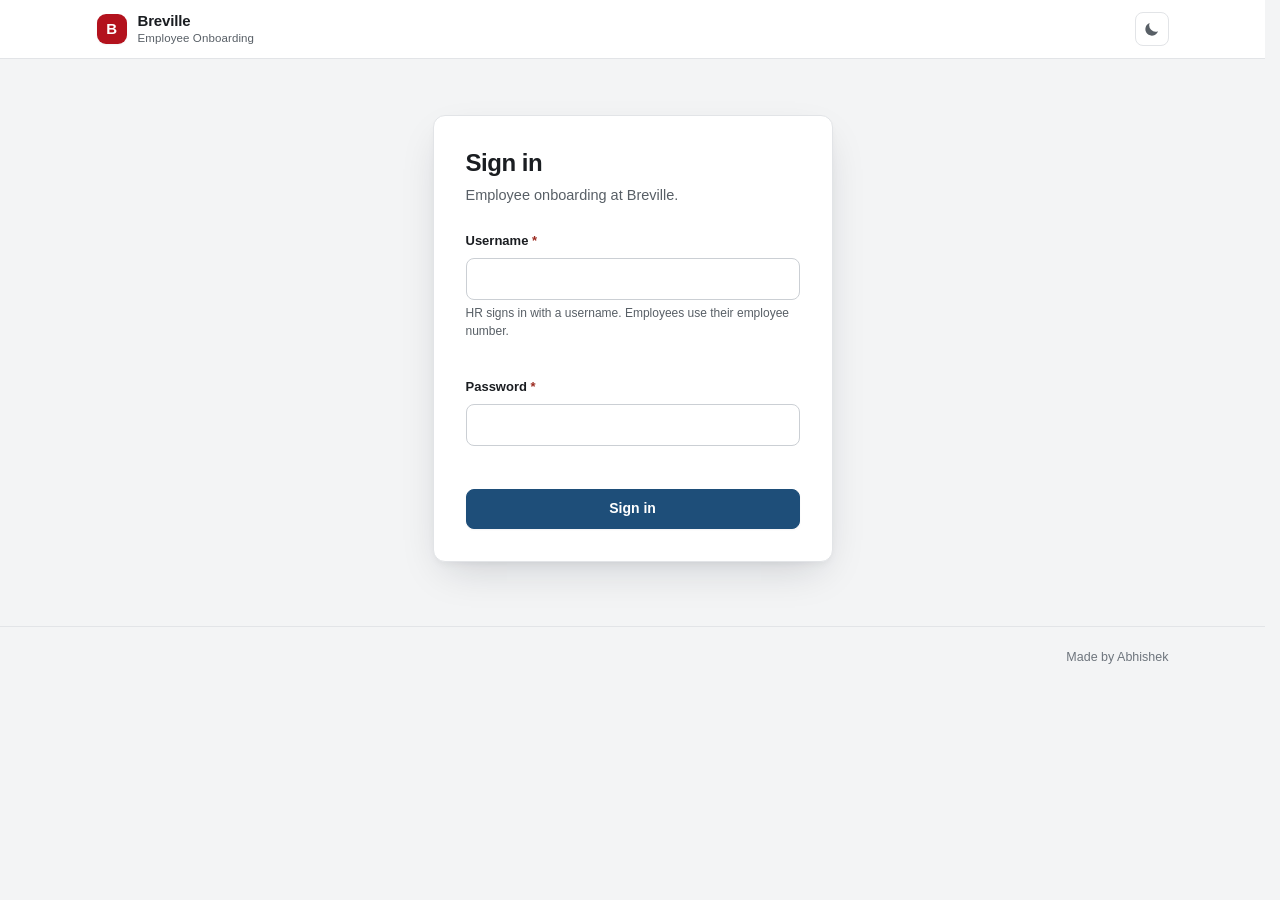
<file: index.html>
<!DOCTYPE html>
<html lang="en">
<head>
  <meta charset="utf-8">
  <meta name="viewport" content="width=device-width, initial-scale=1">
  <title>Employee Management &amp; Onboarding</title>

  <!--
    Runs before the stylesheet paints, and that is the whole point: the theme
    lives in an attribute on <html>, so reading it back from localStorage here -
    rather than in js/app.js, which loads at the end of <body> - is what stops a
    dark-theme user seeing a white page flash on every navigation.

    Light is the default and the absence of the attribute means light, so a
    first-time visitor and a visitor whose storage is unavailable land in the
    same place. The OS preference is deliberately NOT consulted: the toggle is
    the only thing that decides, so what you last chose is what you get.
  -->
  <script>
    (function () {
      try {
        var saved = window.localStorage.getItem('theme');
        if (saved === 'dark') document.documentElement.setAttribute('data-theme', 'dark');
      } catch (e) {
        /* Private mode or storage disabled - fall through to the light default. */
      }
    })();
  </script>

  <link rel="stylesheet" href="css/styles.css">
</head>
<body>
  <header class="app-header">
    <div class="container header-inner">
      <!-- href is rewritten per role by paintSession() in js/app.js. Left
           pointing at the login page so that the first paint, before any script
           has run, cannot offer a signed-out visitor a link the guard bounces. -->
      <a class="brand" href="#/login">
        <span class="brand-mark" aria-hidden="true">B</span>
        <span class="brand-text">Breville
          <span class="brand-sub">Employee Onboarding</span>
        </span>
      </a>

      <div class="header-right">
        <!--
          Outside #session-chip on purpose: the chip is emptied when nobody is
          signed in, and the theme is a preference of whoever is sitting at the
          machine, not of an account - so it has to stay reachable on the login
          screen too. aria-pressed is what says "this is a two-state control";
          the label is rewritten by paintTheme() to name the state it will move
          to, because an icon on its own answers neither question.
        -->
        <button id="theme-toggle" class="theme-toggle" type="button"
                aria-pressed="false" aria-label="Switch to dark theme"
                title="Switch to dark theme">
          <svg class="icon-moon" viewBox="0 0 16 16" width="16" height="16"
               aria-hidden="true" focusable="false">
            <path d="M14 10.3A6.4 6.4 0 0 1 5.7 2 6.5 6.5 0 1 0 14 10.3Z"
                  fill="currentColor"/>
          </svg>
          <svg class="icon-sun" viewBox="0 0 16 16" width="16" height="16"
               aria-hidden="true" focusable="false">
            <circle cx="8" cy="8" r="3.1" fill="currentColor"/>
            <g stroke="currentColor" stroke-width="1.4" stroke-linecap="round">
              <path d="M8 1.1v1.7M8 13.2v1.7M1.1 8h1.7M13.2 8h1.7
                       M3.2 3.2l1.2 1.2M11.6 11.6l1.2 1.2
                       M12.8 3.2l-1.2 1.2M4.4 11.6l-1.2 1.2"/>
            </g>
          </svg>
        </button>

        <!-- Who is signed in, and the way out. Outside #app deliberately: every
             render replaces #app wholesale, and a sign-out button that vanishes
             for the duration of a fetch is one people click twice. -->
        <div id="session-chip" class="session-chip"></div>
      </div>
    </div>
  </header>

  <!-- Outside #app on purpose. Every render replaces the whole of #app, and the
       failure this most needs to report is the one where no view rendered at all. -->
  <div class="container">
    <div id="app-error" role="alert" aria-live="assertive"></div>

    <!-- A floating, auto-dismissing write confirmation. It stays outside #app
         so a view repaint cannot remove it, and fixed positioning keeps it out
         of the dashboard layout. role=status because a success is not urgent. -->
    <div id="app-notice" role="status" aria-live="polite"></div>

    <!-- Confirmations, not failures: "Changes saved", "3 of 8 complete". Outside
         #app for the same reason as the banner, and for one more - a live region
         has to already be in the document when its text arrives, or the
         announcement is simply dropped. Visually hidden, never empty for long. -->
    <div id="app-status" class="sr-only" role="status" aria-live="polite"></div>
  </div>

  <main class="container" id="app"></main>

  <footer class="app-footer">
    <div class="container">Made by Abhishek</div>
  </footer>

  <!-- Classic scripts sharing a window.App global. Order is load-bearing: app.js
       captures App.store and App.ui when its IIFE runs, so it must come last.
       Serve this over http (py -m http.server 8000) rather than opening the file
       directly - a file:// page has an opaque origin and CORS gets unpredictable. -->
  <script src="js/config.js"></script>
  <!-- Before store.js, which reads the token on every request, and before
       app.js, which captures App.auth in its IIFE. -->
  <script src="js/auth.js"></script>
  <script src="js/store.js"></script>
  <script src="js/ui.js"></script>
  <script src="js/app.js"></script>
</body>
</html>
</file>
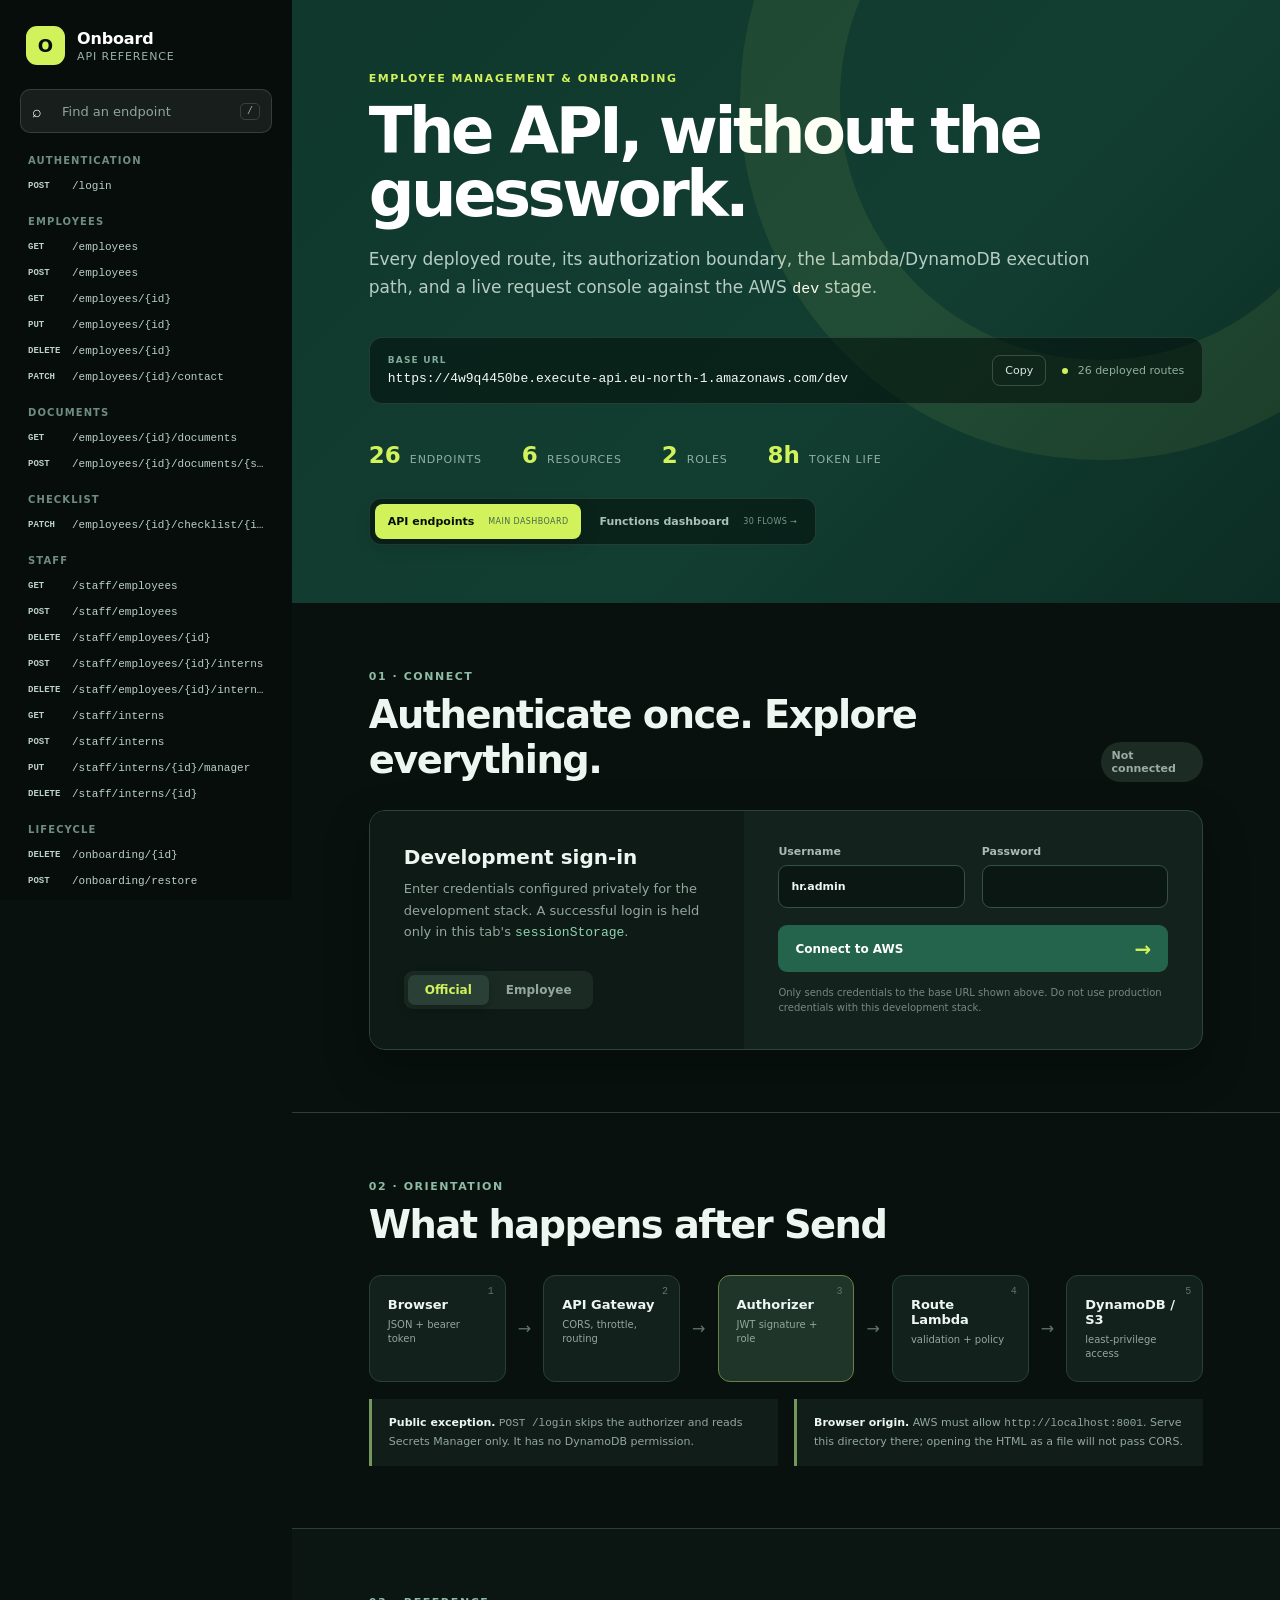
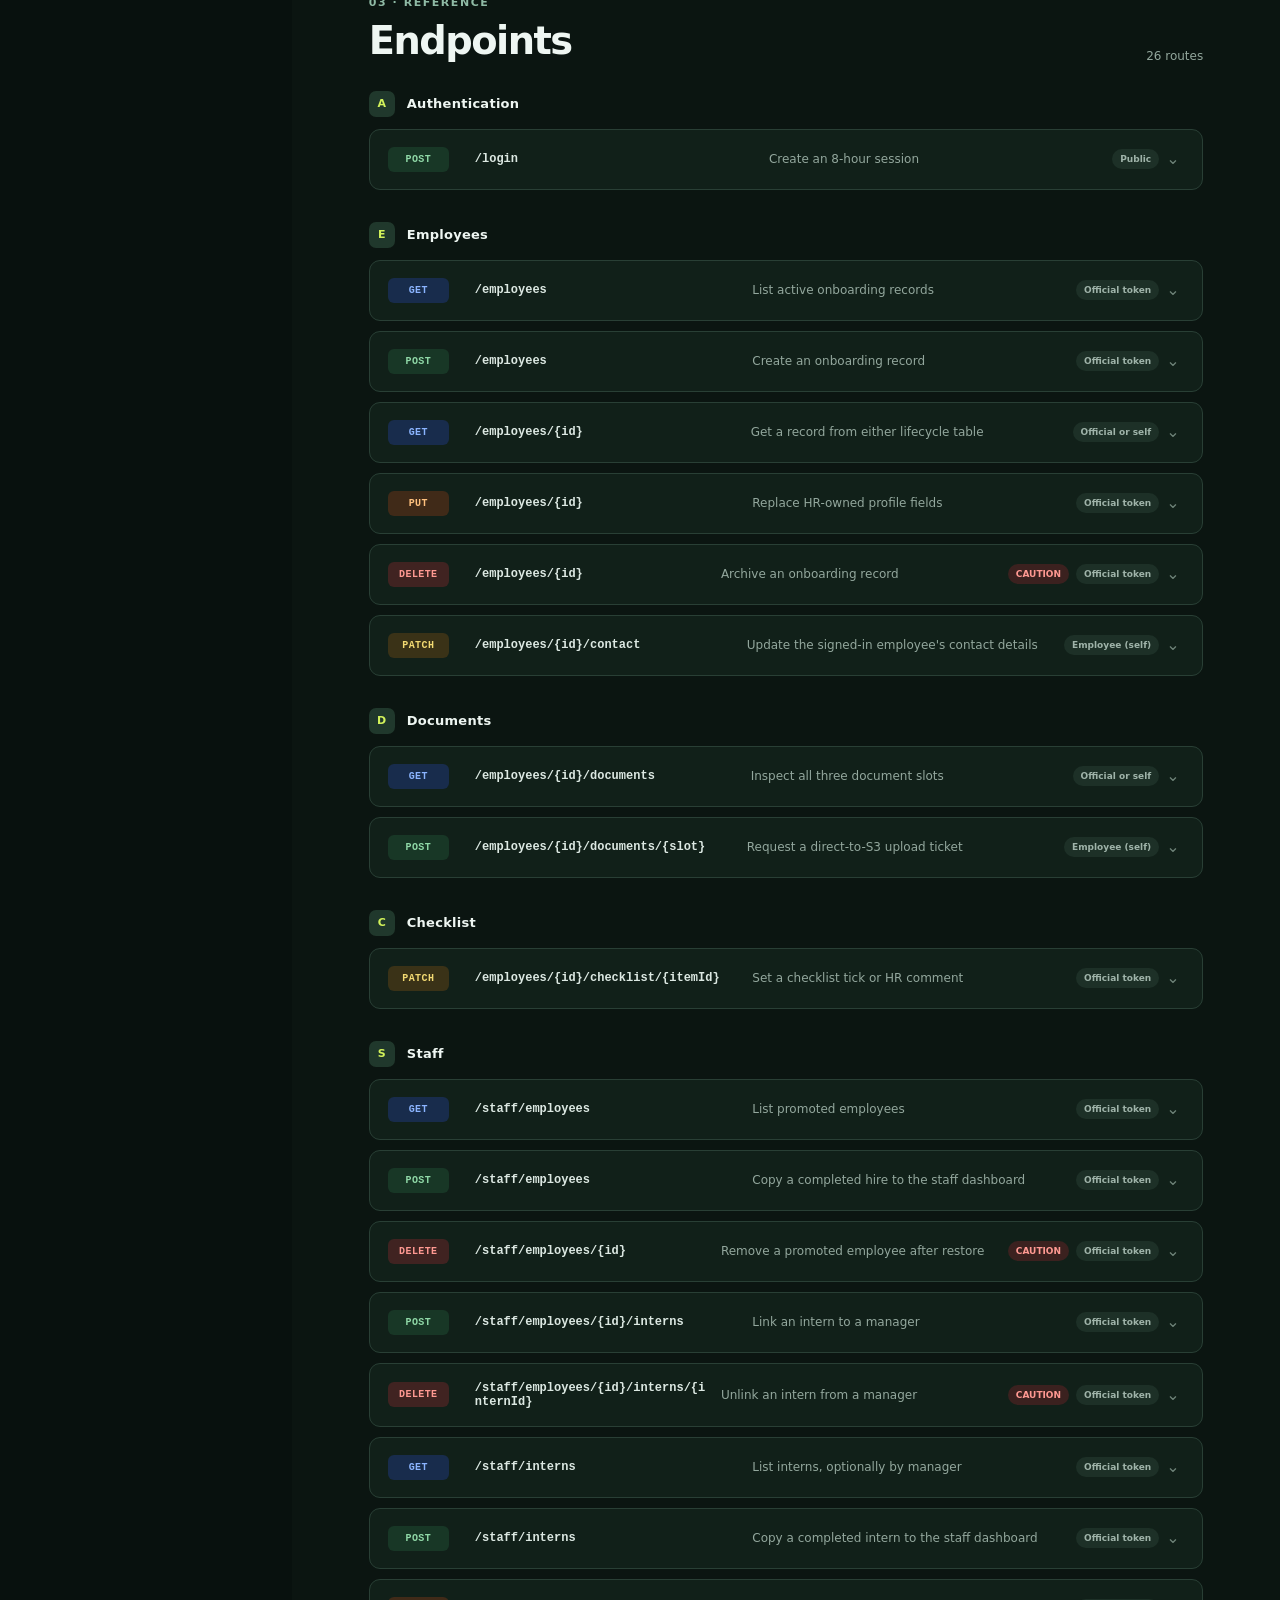
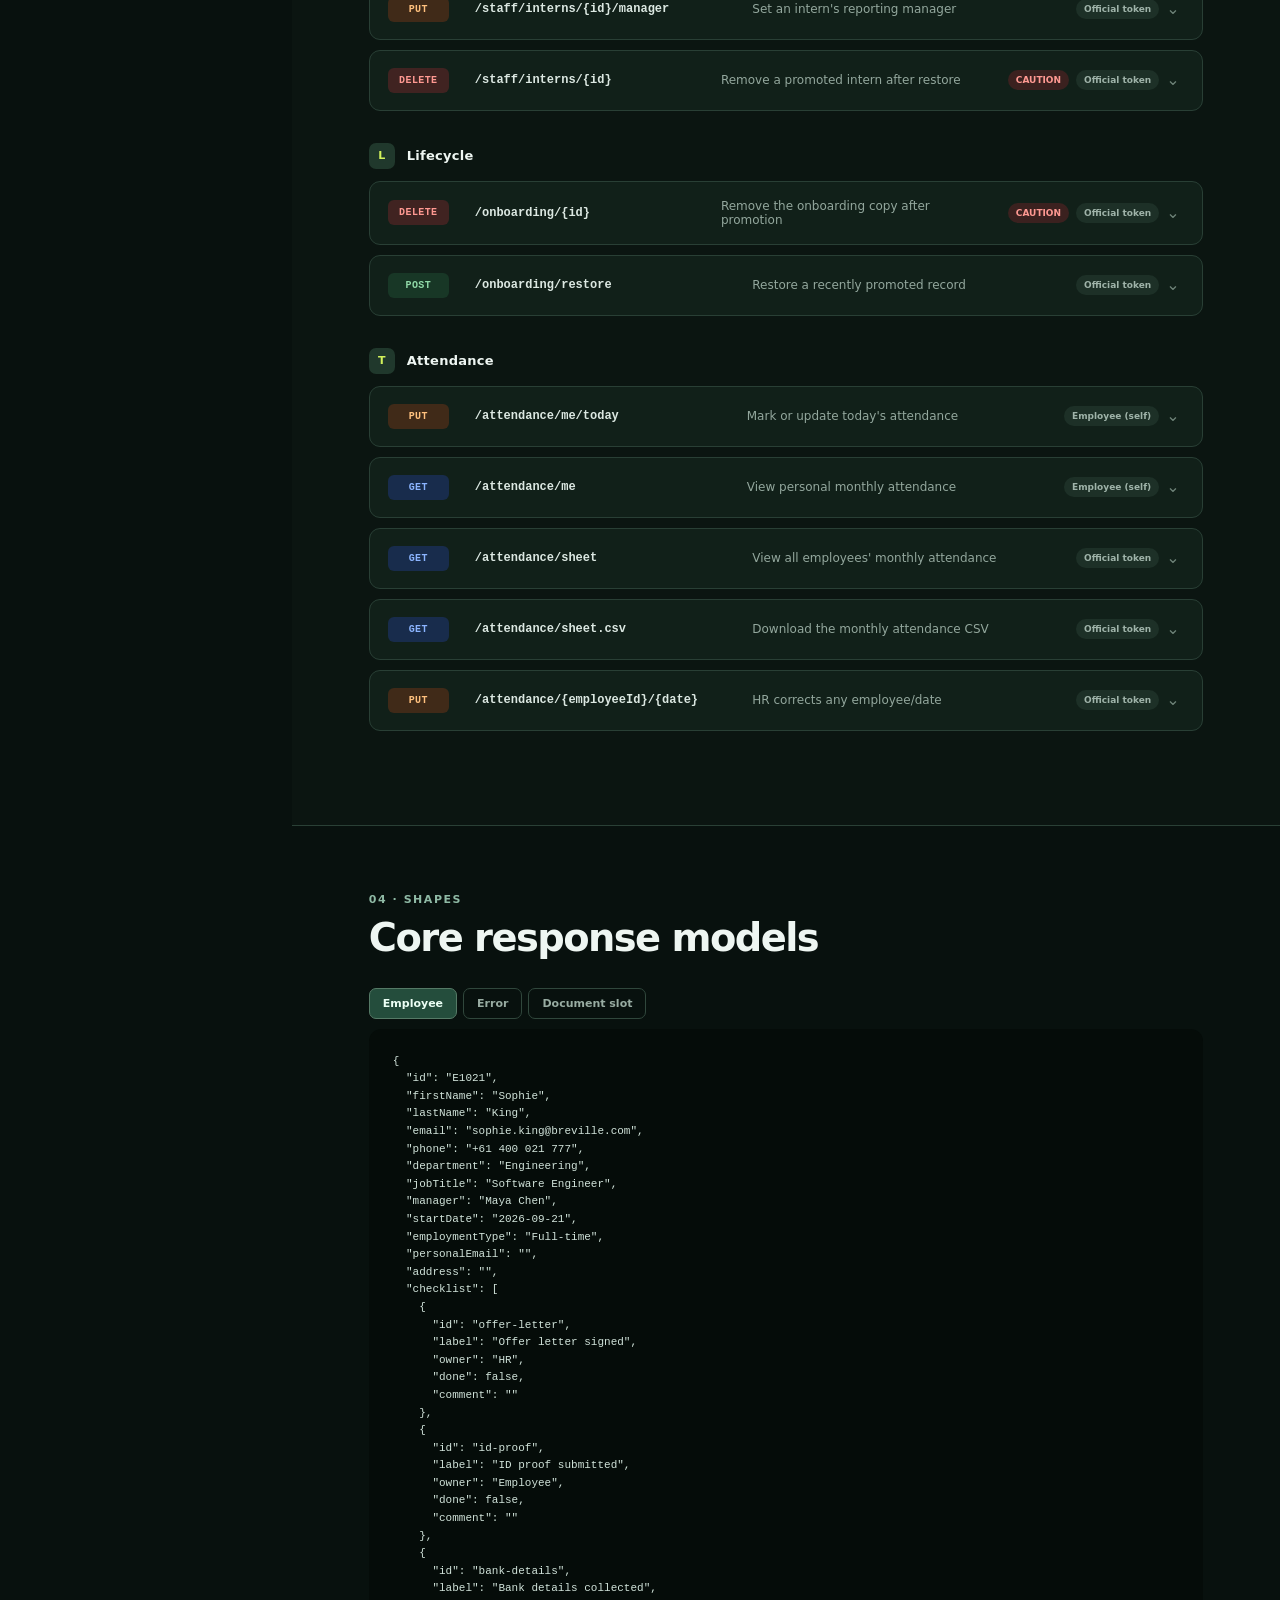
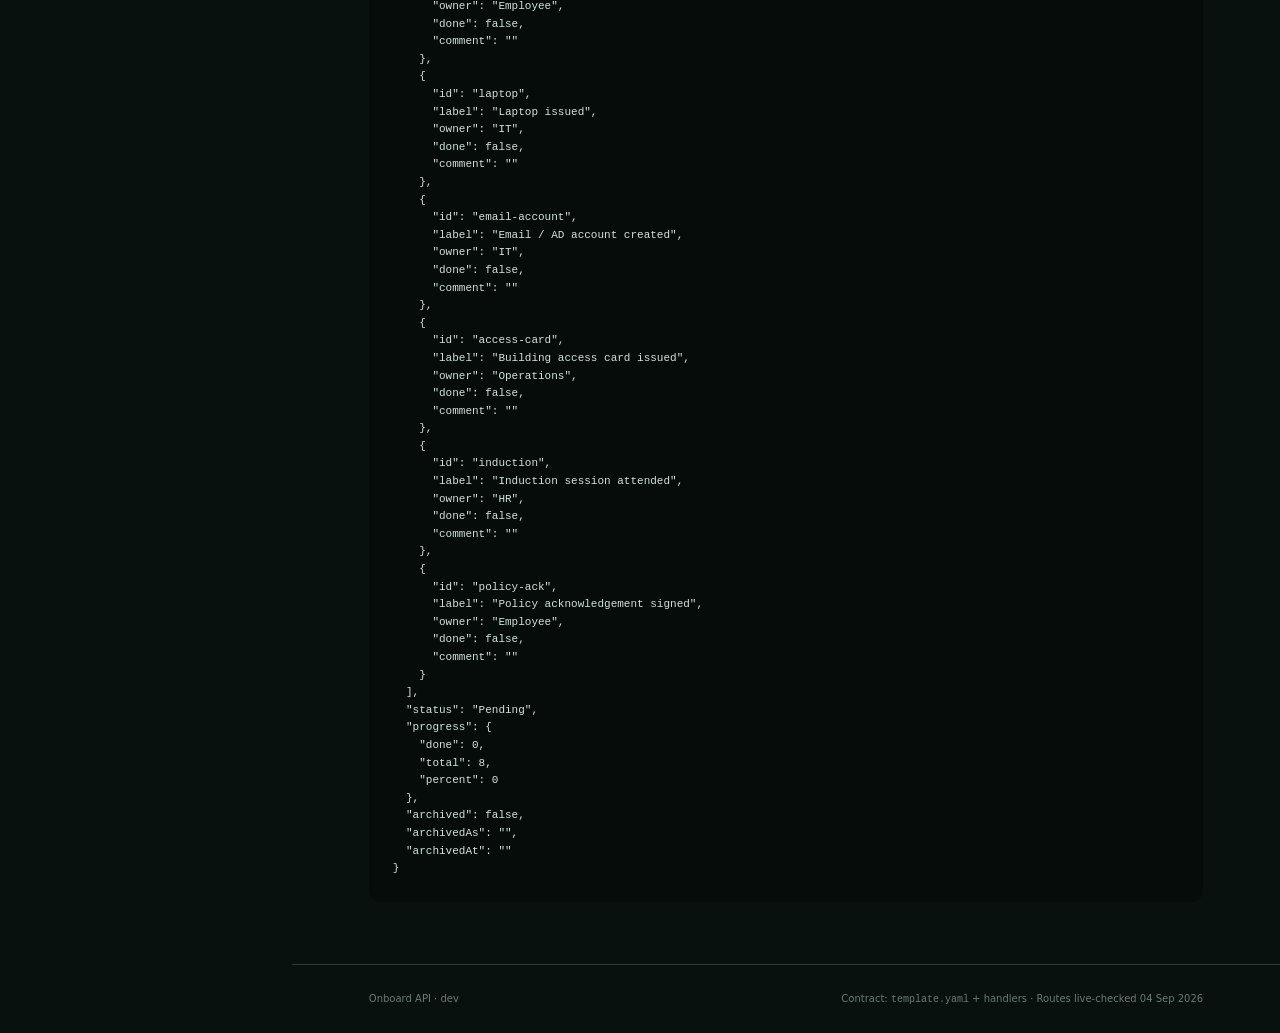
<file: artifacts/index.html>
<!doctype html>
<html lang="en">
<head>
  <meta charset="utf-8">
  <meta name="viewport" content="width=device-width, initial-scale=1">
  <meta name="description" content="Interactive reference for the deployed Employee Onboarding API">
  <title>Onboard API · Live reference</title>
  <link rel="stylesheet" href="styles.css">
</head>
<body>
  <div class="shell">
    <aside class="sidebar">
      <a class="brand" href="#top" aria-label="Onboard API home">
        <span class="brand-mark">O</span>
        <span><strong>Onboard</strong><small>API reference</small></span>
      </a>

      <label class="search">
        <span aria-hidden="true">⌕</span>
        <input id="search" type="search" placeholder="Find an endpoint" autocomplete="off">
        <kbd>/</kbd>
      </label>

      <nav id="endpoint-nav" aria-label="API endpoints"></nav>

      <div class="sidebar-foot">
        <span class="live-dot"></span>
        <span>Deployed AWS · <strong>dev</strong></span>
      </div>
    </aside>

    <main id="top">
      <header class="hero">
        <div class="eyebrow">EMPLOYEE MANAGEMENT &amp; ONBOARDING</div>
        <h1>The API, without the guesswork.</h1>
        <p class="hero-copy">Every deployed route, its authorization boundary, the Lambda/DynamoDB execution path, and a live request console against the AWS <code>dev</code> stage.</p>

        <div class="environment-card">
          <div>
            <span class="field-label">BASE URL</span>
            <code id="base-url">https://4w9q4450be.execute-api.eu-north-1.amazonaws.com/dev</code>
          </div>
          <button class="copy-button" id="copy-base" type="button">Copy</button>
          <span class="verified"><i></i> 26 deployed routes</span>
        </div>

        <div class="stats" aria-label="API summary">
          <div><strong>26</strong><span>Endpoints</span></div>
          <div><strong>6</strong><span>Resources</span></div>
          <div><strong>2</strong><span>Roles</span></div>
          <div><strong>8h</strong><span>Token life</span></div>
        </div>

        <div class="dashboard-switch" role="group" aria-label="Documentation dashboard">
          <button class="dashboard-button active" data-dashboard="api" type="button"><span>API endpoints</span><small>Main dashboard</small></button>
          <button class="dashboard-button" data-dashboard="functions" type="button"><span>Functions dashboard</span><small>30 flows →</small></button>
        </div>
      </header>

      <section class="section" id="authenticate">
        <div class="section-heading">
          <div>
            <span class="kicker">01 · CONNECT</span>
            <h2>Authenticate once. Explore everything.</h2>
          </div>
          <span id="auth-state" class="status-pill neutral">Not connected</span>
        </div>

        <div class="auth-card">
          <div class="auth-copy">
            <h3>Development sign-in</h3>
            <p>Enter credentials configured privately for the development stack. A successful login is held only in this tab's <code>sessionStorage</code>.</p>
            <div class="role-switch" role="tablist" aria-label="Credential role">
              <button class="role-button active" data-role="official" type="button">Official</button>
              <button class="role-button" data-role="employee" type="button">Employee</button>
            </div>
          </div>
          <form id="login-form" class="auth-form">
            <label><span>Username</span><input id="login-username" name="username" value="hr.admin" autocomplete="username"></label>
            <label><span>Password</span><input id="login-password" name="password" type="password" autocomplete="current-password"></label>
            <button class="primary-button" id="login-button" type="submit"><span>Connect to AWS</span><b aria-hidden="true">→</b></button>
            <p class="microcopy">Only sends credentials to the base URL shown above. Do not use production credentials with this development stack.</p>
          </form>
        </div>
      </section>

      <section class="section" id="architecture">
        <div class="section-heading">
          <div>
            <span class="kicker">02 · ORIENTATION</span>
            <h2>What happens after Send</h2>
          </div>
        </div>
        <div class="flow-map" aria-label="API execution architecture">
          <div class="flow-node"><span>1</span><strong>Browser</strong><small>JSON + bearer token</small></div>
          <i>→</i>
          <div class="flow-node"><span>2</span><strong>API Gateway</strong><small>CORS, throttle, routing</small></div>
          <i>→</i>
          <div class="flow-node accent"><span>3</span><strong>Authorizer</strong><small>JWT signature + role</small></div>
          <i>→</i>
          <div class="flow-node"><span>4</span><strong>Route Lambda</strong><small>validation + policy</small></div>
          <i>→</i>
          <div class="flow-node split"><span>5</span><strong>DynamoDB / S3</strong><small>least-privilege access</small></div>
        </div>
        <div class="callouts">
          <p><strong>Public exception.</strong> <code>POST /login</code> skips the authorizer and reads Secrets Manager only. It has no DynamoDB permission.</p>
          <p><strong>Browser origin.</strong> AWS must allow <code>http://localhost:8001</code>. Serve this directory there; opening the HTML as a file will not pass CORS.</p>
        </div>
      </section>

      <section class="section" id="workflows">
        <div class="section-heading">
          <div>
            <span class="kicker">01 · WORKFLOWS</span>
            <h2>Multi-endpoint operations</h2>
          </div>
        </div>
        <div class="workflow-grid">
          <article class="workflow-card">
            <span class="workflow-number">A</span><h3>Promote employee</h3>
            <ol><li><code>POST /staff/employees</code><span>Copy completed record</span></li><li><code>DELETE /onboarding/{id}</code><span>Remove old copy, only after step 1</span></li></ol>
          </article>
          <article class="workflow-card">
            <span class="workflow-number">B</span><h3>Promote intern</h3>
            <ol><li><code>POST /staff/interns</code><span>Copy + set manager</span></li><li><code>POST /staff/employees/{id}/interns</code><span>Add manager link</span></li><li><code>DELETE /onboarding/{id}</code><span>Remove old copy last</span></li></ol>
          </article>
          <article class="workflow-card">
            <span class="workflow-number">C</span><h3>Reassign intern</h3>
            <ol><li><code>PUT /staff/interns/{id}/manager</code><span>Set new manager</span></li><li><code>POST /staff/employees/{id}/interns</code><span>Add new link</span></li><li><code>DELETE /staff/employees/{id}/interns/{internId}</code><span>Remove old link last</span></li></ol>
          </article>
          <article class="workflow-card">
            <span class="workflow-number">D</span><h3>Undo promotion</h3>
            <ol><li><code>POST /onboarding/restore</code><span>Restore durable copy first</span></li><li><code>DELETE /staff/.../{id}</code><span>Remove staff copy within 7 days</span></li></ol>
          </article>
        </div>
      </section>

      <section class="section function-map-section" id="function-sequences">
        <div class="section-heading function-map-heading">
          <div>
            <span class="kicker">02 · COMPLETE FUNCTION MAP</span>
            <h2>Every function, in call order.</h2>
            <p class="section-intro">A read-only map of what the application triggers for each user action. Side-by-side calls run in parallel; faded calls are conditional; S3 calls bypass API Gateway.</p>
          </div>
          <div class="function-counts" aria-label="Function map totals">
            <span><strong id="flow-count">0</strong> application flows</span>
            <span><strong id="store-count">0</strong> store functions</span>
          </div>
        </div>
        <div class="sequence-legend" aria-label="Sequence legend">
          <span><i class="legend-line"></i> then</span>
          <span><i class="legend-parallel"></i> parallel</span>
          <span><i class="legend-optional"></i> optional</span>
          <span><i class="legend-external"></i> direct AWS service</span>
        </div>
        <div id="function-map"></div>

        <div class="primitive-heading">
          <div><span class="kicker">LOW-LEVEL COVERAGE</span><h3>All store functions</h3></div>
          <p>The small primitives are listed last, including the helpers composed by promotion, undo, manager reassignment, checklist updates, and direct S3 upload.</p>
        </div>
        <div id="store-function-index" class="store-function-index"></div>
      </section>

      <section class="section endpoint-section" id="reference">
        <div class="section-heading">
          <div>
            <span class="kicker">03 · REFERENCE</span>
            <h2>Endpoints</h2>
          </div>
          <span id="result-count" class="result-count">26 routes</span>
        </div>
        <div id="endpoint-list"></div>
        <div id="empty-state" class="empty-state" hidden>No endpoints match that search.</div>
      </section>

      <section class="section" id="models">
        <div class="section-heading"><div><span class="kicker">04 · SHAPES</span><h2>Core response models</h2></div></div>
        <div class="model-tabs" role="tablist">
          <button type="button" class="model-tab active" data-model="employee">Employee</button>
          <button type="button" class="model-tab" data-model="error">Error</button>
          <button type="button" class="model-tab" data-model="document">Document slot</button>
        </div>
        <pre id="model-code" class="code-panel"></pre>
      </section>

      <footer>
        <span>Onboard API · dev</span>
        <span>Contract: <code>template.yaml</code> + handlers · Routes live-checked 04 Sep 2026</span>
      </footer>
    </main>
  </div>

  <div id="toast" class="toast" role="status" aria-live="polite"></div>
  <script src="api-data.js"></script>
  <script src="app.js"></script>
</body>
</html>
</file>
<file: css/styles.css>
/*
 * Employee Onboarding - visual design.
 *
 * Two ideas hold the whole thing together, and most of the decisions below
 * follow from one of them:
 *
 *   1. The page is tinted and the content is white. Cards sit ON a background
 *      rather than being drawn as outlines on the same white - which is what
 *      makes the layout read as depth instead of as a wireframe.
 *   2. Red is the brand, blue is the action, red is also the danger. The mark
 *      in the header is Breville red and nothing else is; every primary button
 *      and link is blue; red returns only on Delete. The previous design used
 *      one red for "Add Employee" and "Delete" alike, which made the two most
 *      different buttons on the page look identical.
 *
 * Flat colour only. There are no gradients in this file and none should be
 * added: every fill is one solid value, and depth comes from the surface/page
 * split above plus a hairline border and a small shadow. The blues are steel
 * rather than bright and the status pills are desaturated, both deliberately -
 * saturated blue next to the brand red, over a blue-tinted grey, was what made
 * this look generated rather than designed.
 *
 * Theming: every colour is a custom property, declared twice - once on :root
 * for light and once under [data-theme="dark"]. Nothing below those two blocks
 * names a colour directly, so a theme change is those blocks and nothing else.
 * Light is the default; the attribute is set by the inline script in
 * index.html and toggled by paintTheme() in js/app.js.
 */

/* ============================================================
   Tokens - light (the default)
   ============================================================ */

:root {
  /* Tells native widgets - checkbox, select, scrollbar - which way to render.
     Set explicitly rather than left to the OS, because this app's theme is a
     stored choice and the two must not disagree. */
  color-scheme: light;

  /* Brand. Used for the header mark and nothing else, so it stays an identity
     rather than becoming a meaning. */
  --brand: #b3121d;

  /*
   * Primary action. A deep steel blue rather than a bright one: this sits next
   * to Breville red all day, and a saturated blue beside a saturated red is the
   * combination that reads as a template. Dark enough to carry white text at
   * ~8:1, so the same value works for a filled button and for link text.
   */
  --primary: #1e4e79;
  --primary-hover: #173d5f;
  --primary-active: #112d47;
  --primary-on: #ffffff;
  --primary-soft: #eef1f5;
  --link: #1e4e79;
  --link-hover: #173d5f;

  /* Destructive. Separate from --brand even though both are red: this one is
     allowed to change with the theme, because it is read as text. */
  --danger: #a32b21;
  --danger-hover: #8a231b;
  --danger-soft: #faeceb;
  --danger-border: #e8c9c5;
  --danger-text: #9b2a20;

  /*
   * Neutrals. --page is the tint, --surface is the white sitting on it.
   * Near-neutral grey, deliberately: the previous scale was blue-tinted, which
   * put a second blue underneath the primary one and made the whole page read
   * cold.
   */
  --page: #f3f4f5;
  --surface: #ffffff;
  --surface-2: #f8f9f9;
  --text: #1a1d21;
  --text-muted: #585f66;
  /* Tertiary, but still real content - an employee ID, an email, a column
     label. Kept at ~4.9:1 on --surface rather than going lighter, because
     almost everything using it is also small or uppercase, which needs more
     contrast to stay readable, not less. */
  --text-subtle: #6e757d;
  --border: #e2e4e7;
  --border-strong: #cbcfd4;

  /*
   * Status. Each is a background/foreground pair chosen together - the only
   * contrast that matters for a pill is between its own two halves. Desaturated
   * on purpose; a row of bright pills is the thing that made this look like a
   * demo rather than a tool people use all day.
   */
  --st-pending-bg: #faeceb;
  --st-pending-fg: #8f2a22;
  --st-progress-bg: #fbf2e4;
  --st-progress-fg: #835316;
  --st-done-bg: #e9f1eb;
  --st-done-fg: #255c3c;

  /* Feedback banners. */
  --ok: #2f6b4a;
  --ok-bg: #e9f1eb;
  --ok-fg: #204e35;
  --warn: #9a6b12;
  --warn-bg: #fbf3e3;
  --warn-fg: #6a4a11;
  --warn-border: #e6d2a6;

  /* Progress + form chrome. */
  --progress: #2f6b4a;
  --track: #e4e6e8;
  --field-bg: #ffffff;
  --readonly-bg: #f1f2f3;
  --focus: #1e4e79;
  /* A solid ring colour, not a translucent one - it is drawn as a box-shadow
     and a flat value composites predictably over any surface behind it. */
  --focus-soft: #b9cbdd;
  --invalid: #a32b21;

  /* Top bar. Solid - see the note on .app-header. */
  --topbar-bg: #ffffff;

  /* Shape. */
  --radius: 12px;
  --radius-sm: 8px;
  --radius-pill: 999px;

  /* Elevation. Two layers rather than one, so the falloff looks like light
     instead of like a grey outline. */
  --shadow-sm: 0 1px 2px rgba(16, 24, 40, 0.05);
  --shadow-md: 0 4px 12px -2px rgba(16, 24, 40, 0.09), 0 2px 4px -2px rgba(16, 24, 40, 0.05);
  --shadow-lg: 0 16px 40px -12px rgba(16, 24, 40, 0.18), 0 4px 10px -4px rgba(16, 24, 40, 0.08);
}

/* ============================================================
   Tokens - dark
   ============================================================ */

/*
 * Three families needed a real decision rather than an inversion:
 *
 *   - --primary brightens. #2563eb under white text is fine on paper and muddy
 *     on a near-black page, so the dark button is a lighter blue and its text
 *     goes dark rather than white.
 *   - --brand brightens for the same reason: the mark is a small red square
 *     with a white letter on it, and the light-mode red goes almost to black
 *     against #14171d.
 *   - The status and banner pairs are picked as pairs, not derived. A tinted
 *     background at dark-mode luminance is nearly the page colour, so each one
 *     is a deliberately lifted, desaturated wash with a bright foreground.
 *
 * Shadows are re-declared too. A shadow tuned for white is invisible on a dark
 * page - it needs to be darker AND larger to read as elevation at all.
 */
[data-theme="dark"] {
  color-scheme: dark;

  --brand: #d0454a;

  /*
   * Still white text on a blue fill, as in light mode, rather than the
   * light-blue-fill-with-dark-text pattern. Keeping the relationship the same
   * in both themes means a button reads as the same object; the fill just
   * lifts enough to clear the darker page.
   */
  --primary: #2a6491;
  --primary-hover: #33739f;
  --primary-active: #3b82af;
  --primary-on: #ffffff;
  --primary-soft: #1b2b39;
  --link: #8ab6d8;
  --link-hover: #a6c9e3;

  --danger: #c4453a;
  --danger-hover: #d15a4e;
  --danger-soft: #2a1614;
  --danger-border: #4a2320;
  --danger-text: #e88b81;

  --page: #161819;
  --surface: #1d2022;
  --surface-2: #24282a;
  --text: #e6e8ea;
  --text-muted: #9aa1a7;
  --text-subtle: #868d94;
  --border: #2d3134;
  --border-strong: #3c4145;

  --st-pending-bg: #2c1917;
  --st-pending-fg: #e79389;
  --st-progress-bg: #2b2317;
  --st-progress-fg: #dcae69;
  --st-done-bg: #172a20;
  --st-done-fg: #7cc49a;

  --ok: #4d9e73;
  --ok-bg: #172a20;
  --ok-fg: #8fcfa8;
  --warn: #c08f3a;
  --warn-bg: #2b2317;
  --warn-fg: #d9b273;
  --warn-border: #463819;

  --progress: #4d9e73;
  --track: #2b2f32;
  --field-bg: #15181a;
  --readonly-bg: #212528;
  --focus: #5f9ecb;
  --focus-soft: #2d4a63;
  --invalid: #c4453a;

  --topbar-bg: #1d2022;

  --shadow-sm: 0 1px 2px rgba(0, 0, 0, 0.4);
  --shadow-md: 0 6px 16px -4px rgba(0, 0, 0, 0.55), 0 2px 6px -2px rgba(0, 0, 0, 0.4);
  --shadow-lg: 0 20px 48px -16px rgba(0, 0, 0, 0.7), 0 6px 14px -6px rgba(0, 0, 0, 0.5);
}

/* ============================================================
   Base
   ============================================================ */

* { box-sizing: border-box; }

/*
 * The page colour lives on <html>, not on <body>, and that is load-bearing.
 * <body> is only as tall as its content, so a background on it gets propagated
 * to the canvas and stretched - which painted a stray band of the login wash
 * underneath the footer. <html> is the canvas, so it covers the viewport no
 * matter how short the content is.
 */
html {
  /* Always at least a full viewport, so a short page still gets the page
     colour all the way down rather than white below the footer. */
  min-height: 100%;
  background: var(--page);
  /* The theme flips a dozen colours at once; without this the swap is a hard
     cut mid-page. Colour only - never layout. */
  transition: background-color .2s ease;
  /* .container is centered by margin: 0 auto, so its width depends on how
     much viewport width is left after the scrollbar. Without this, navigating
     from a short page (login, no scrollbar) to a tall one (the employee list,
     scrollbar present) or back shifts every centered element sideways by the
     scrollbar's width. Reserving the gutter on every page, whether or not it
     is currently needed, keeps that width constant so nothing moves. */
  scrollbar-gutter: stable;
}

body {
  margin: 0;
  font-family: -apple-system, BlinkMacSystemFont, "Segoe UI", Roboto, "Helvetica Neue", Arial, sans-serif;
  font-size: 15px;
  line-height: 1.6;
  color: var(--text);
  /* Transparent, not --page. <body> is only as tall as its content, so setting
     the page colour here gets it propagated to the canvas and stretched; <html>
     above owns it instead, and this must not paint over that. */
  background: transparent;
  transition: color .2s ease;
  -webkit-font-smoothing: antialiased;
}

.container {
  max-width: 1120px;
  margin: 0 auto;
  padding: 0 24px;
}

/* ============================================================
   Accessibility
   ============================================================ */

/*
 * Present to a screen reader, absent from the page. Not `display: none` and not
 * `visibility: hidden` - both of those remove the element from the accessibility
 * tree too, which is exactly what this must not do. Clipping a 1px box is the
 * technique that leaves it readable.
 */
.sr-only {
  position: absolute;
  width: 1px;
  height: 1px;
  margin: -1px;
  padding: 0;
  overflow: hidden;
  clip: rect(0 0 0 0);
  clip-path: inset(50%);
  white-space: nowrap;
  border: 0;
}

/*
 * :focus-visible, not :focus - the browser then shows the ring for keyboard
 * users and withholds it from mouse clicks, which is what the old
 * `outline: none` habit was trying to achieve by breaking it for everyone.
 */
:focus-visible {
  outline: 2px solid var(--focus);
  outline-offset: 2px;
  border-radius: 4px;
}

/*
 * The router moves focus to the heading of each new view. The ring would be
 * noise there - it is a landing spot, not a control - but the focus itself is
 * load-bearing: it is what makes the next Tab start inside the new content.
 */
#app h1:focus-visible { outline: none; }

/*
 * Everything that moves, stopped for anyone who asked their OS to stop it.
 * `!important` because these properties are set individually all over this
 * file and a single override has to beat every one of them. The card lift is
 * a transform rather than a duration, so it needs naming separately.
 */
@media (prefers-reduced-motion: reduce) {
  * {
    animation-duration: 0.001ms !important;
    transition-duration: 0.001ms !important;
  }
  .employee-card:hover { transform: none !important; }
}

/* ============================================================
   Top bar
   ============================================================ */

.app-header {
  position: sticky;
  top: 0;
  z-index: 20;
  /* Solid, and no backdrop blur. A translucent bar over a tinted page puts a
     muddy half-tone band across the top of every screen; a flat surface colour
     with a single hairline under it separates the chrome from the content
     without inventing a third colour to do it. */
  background: var(--topbar-bg);
  border-bottom: 1px solid var(--border);
  margin-bottom: 32px;
}

.header-inner {
  display: flex;
  align-items: center;
  justify-content: space-between;
  gap: 16px;
  padding-top: 12px;
  padding-bottom: 12px;
}

.brand {
  display: flex;
  align-items: center;
  gap: 11px;
  color: var(--text);
  text-decoration: none;
  min-width: 0;
}

/* The one place the brand red appears. A filled mark rather than red text,
   so the colour carries the identity without competing with the status
   pills further down the page. */
.brand-mark {
  display: grid;
  place-items: center;
  width: 30px;
  height: 30px;
  border-radius: 9px;
  background: var(--brand);
  color: #fff;
  font-size: 15px;
  font-weight: 800;
  letter-spacing: -0.02em;
  flex: none;
  box-shadow: var(--shadow-sm);
}

.brand-text {
  display: flex;
  flex-direction: column;
  line-height: 1.25;
  font-size: 15px;
  font-weight: 650;
  letter-spacing: -0.01em;
  min-width: 0;
}

.brand-sub {
  font-size: 11.5px;
  font-weight: 500;
  color: var(--text-muted);
  letter-spacing: 0.01em;
}

.header-right {
  display: flex;
  align-items: center;
  gap: 10px;
  margin-left: auto;
}

/* ---- theme toggle ---- */

.theme-toggle {
  display: grid;
  place-items: center;
  width: 34px;
  height: 34px;
  padding: 0;
  border: 1px solid var(--border);
  border-radius: var(--radius-sm);
  background: var(--surface);
  color: var(--text-muted);
  cursor: pointer;
  transition: background-color .15s ease, color .15s ease, border-color .15s ease;
}

.theme-toggle:hover {
  background: var(--surface-2);
  color: var(--text);
  border-color: var(--border-strong);
}

/* One button, two icons, and the theme decides which is in the document flow.
   The visible one is always the mode the press will move TO. */
.theme-toggle .icon-sun { display: none; }
[data-theme="dark"] .theme-toggle .icon-sun { display: block; }
[data-theme="dark"] .theme-toggle .icon-moon { display: none; }

/* ---- session chip ---- */

.session-chip {
  display: flex;
  align-items: center;
  gap: 9px;
  font-size: 13px;
  color: var(--text-muted);
}

.session-chip:empty { display: none; }

/* The initial(s) of whoever is signed in - session-name already says the full
   name, so this is aria-hidden and purely decorative. */
.session-avatar {
  display: grid;
  place-items: center;
  width: 28px;
  height: 28px;
  border-radius: var(--radius-pill);
  background: var(--primary-soft);
  color: var(--primary);
  font-size: 11px;
  font-weight: 700;
  letter-spacing: 0.02em;
  flex: none;
  border: 1px solid var(--border);
}

.session-name {
  color: var(--text);
  font-weight: 550;
}

/* Not a badge - it names the view, and colouring it like a status would put it
   in competition with the Pending/Onboarded pills in the list below. */
.session-role {
  display: block;
  color: var(--text-subtle);
  font-size: 11.5px;
  font-weight: 400;
}

/* Narrow screens: the name is the first thing worth dropping - the avatar
   still identifies the account and Sign out still works. */
@media (max-width: 560px) {
  .brand-sub { display: none; }
  .session-name { display: none; }
}

/* ============================================================
   Footer
   ============================================================ */

.app-footer {
  margin-top: 64px;
  padding: 20px 0;
  border-top: 1px solid var(--border);
  font-size: 12.5px;
  color: var(--text-subtle);
  text-align: right;
}

/* ============================================================
   Page furniture
   ============================================================ */

.page-head {
  display: flex;
  align-items: flex-start;
  justify-content: space-between;
  gap: 16px;
  flex-wrap: wrap;
  margin-bottom: 24px;
}

h1 {
  font-size: 28px;
  font-weight: 700;
  letter-spacing: -0.02em;
  margin: 0 0 4px;
  line-height: 1.25;
}

h2 {
  font-size: 18px;
  font-weight: 650;
  letter-spacing: -0.01em;
  margin: 40px 0 12px;
}

.subtitle {
  color: var(--text-muted);
  font-size: 14.5px;
  margin: 0;
}

.back-link {
  display: inline-flex;
  align-items: center;
  gap: 6px;
  margin-bottom: 18px;
  color: var(--text-muted);
  font-size: 13.5px;
  font-weight: 500;
  text-decoration: none;
  transition: color .15s ease;
}
.back-link:hover { color: var(--link); }

/* ============================================================
   Buttons
   ============================================================ */

.btn {
  display: inline-flex;
  align-items: center;
  justify-content: center;
  gap: 8px;
  padding: 9px 16px;
  border: 1px solid var(--border-strong);
  border-radius: var(--radius-sm);
  background: var(--surface);
  color: var(--text);
  font: inherit;
  font-size: 14px;
  font-weight: 550;
  line-height: 1.4;
  text-decoration: none;
  cursor: pointer;
  white-space: nowrap;
  transition: background-color .15s ease, border-color .15s ease, box-shadow .15s ease;
}
.btn:hover { background: var(--surface-2); border-color: var(--text-subtle); }
.btn:active { background: var(--border); }

.btn-primary {
  background: var(--primary);
  border-color: var(--primary);
  color: var(--primary-on);
  box-shadow: var(--shadow-sm);
}
.btn-primary:hover { background: var(--primary-hover); border-color: var(--primary-hover); }
.btn-primary:active { background: var(--primary-active); border-color: var(--primary-active); }

.btn-link {
  border: none;
  background: none;
  padding: 4px 6px;
  margin: 0;
  border-radius: 6px;
  color: var(--link);
  font: inherit;
  font-size: 13.5px;
  font-weight: 550;
  cursor: pointer;
  text-decoration: none;
  transition: color .15s ease, background-color .15s ease;
}
.btn-link:hover { color: var(--link-hover); background: var(--primary-soft); }

/* The only red control in the app. Same shape as its neighbours so it is not
   alarming, a different colour so it is not mistaken for them. */
.btn-link.danger { color: var(--danger-text); }
.btn-link.danger:hover { color: var(--danger-hover); background: var(--danger-soft); }

.btn-row {
  display: flex;
  gap: 10px;
  align-items: center;
  flex-wrap: wrap;
  margin-top: 28px;
}

.btn:disabled,
.btn-link:disabled {
  opacity: 0.5;
  cursor: not-allowed;
}
.btn-link:disabled:hover { background: none; }

/* ============================================================
   Status pills + progress
   ============================================================ */

.badge {
  display: inline-flex;
  align-items: center;
  gap: 6px;
  padding: 3px 10px 3px 8px;
  border-radius: var(--radius-pill);
  font-size: 12px;
  font-weight: 600;
  letter-spacing: 0.01em;
  white-space: nowrap;
}

/* A dot in the same colour as the text - so the status registers before the
   word is read when scanning a page of them. */
.badge::before {
  content: '';
  width: 6px;
  height: 6px;
  border-radius: 50%;
  background: currentColor;
  flex: none;
}

.badge-pending     { background: var(--st-pending-bg);  color: var(--st-pending-fg); }
.badge-in-progress { background: var(--st-progress-bg); color: var(--st-progress-fg); }
.badge-onboarded   { background: var(--st-done-bg);     color: var(--st-done-fg); }

.progress {
  display: flex;
  flex-direction: column;
  gap: 7px;
}

.progress-track {
  height: 7px;
  background: var(--track);
  border-radius: var(--radius-pill);
  overflow: hidden;
}

/* Animates a tick's change rather than jumping to the new width. */
.progress-bar {
  height: 100%;
  background: var(--progress);
  border-radius: var(--radius-pill);
  transition: width .35s cubic-bezier(.4, 0, .2, 1);
}

.progress-label {
  font-size: 12.5px;
  color: var(--text-muted);
  font-weight: 500;
}

/* ============================================================
   Employee list - filter bar + cards
   ============================================================ */

.filters {
  display: flex;
  gap: 10px;
  flex-wrap: wrap;
  padding: 14px;
  margin-bottom: 20px;
  background: var(--surface);
  border: 1px solid var(--border);
  border-radius: var(--radius);
  box-shadow: var(--shadow-sm);
}

.filters input,
.filters select {
  padding: 9px 11px;
  border: 1px solid var(--border-strong);
  border-radius: var(--radius-sm);
  background: var(--field-bg);
  color: var(--text);
  font: inherit;
  font-size: 14px;
}
.filters input { flex: 1 1 220px; min-width: 0; }
.filters select { flex: 0 1 auto; }

.filters input:focus,
.filters select:focus {
  outline: none;
  border-color: var(--focus);
  box-shadow: 0 0 0 3px var(--focus-soft);
}

/* Below this the search box and the two selects stop being usable side by
   side; each takes the full width instead. */
@media (max-width: 620px) {
  .filters { flex-direction: column; }
  .filters input,
  .filters select { flex: 1 1 auto; width: 100%; }
}

/*
 * The list is a grid of cards rather than a table.
 *
 * auto-fill with a 320px floor, so the column count follows the width instead
 * of a set of breakpoints: three across on a desktop, two on a laptop, one on
 * a phone, and no media query involved in any of it.
 */
.employee-grid {
  display: grid;
  grid-template-columns: repeat(auto-fill, minmax(320px, 1fr));
  gap: 16px;
  list-style: none;
  margin: 0;
  padding: 0;
}

/*
 * position: relative is what the stretched link below anchors to. The whole card
 * is one click target for the checklist, which is what the hover state was
 * already promising and previously did not deliver.
 */
.employee-card {
  position: relative;
  display: flex;
  flex-direction: column;
  gap: 12px;
  padding: 18px;
  background: var(--surface);
  border: 1px solid var(--border);
  border-radius: var(--radius);
  box-shadow: var(--shadow-sm);
  transition: box-shadow .18s ease, transform .18s ease, border-color .18s ease;
}

.employee-card:hover {
  box-shadow: var(--shadow-md);
  border-color: var(--border-strong);
  transform: translateY(-2px);
}

/* Keeps a keyboard user's position as legible as a mouse user's hover. */
.employee-card:focus-within {
  border-color: var(--focus);
  box-shadow: var(--shadow-md);
}

/*
 * The stretched link. The <a> is the employee's name - real link semantics,
 * real link text - and this pseudo-element extends its hit area over the whole
 * card without wrapping anything else in an anchor.
 */
.ec-link {
  color: inherit;
  text-decoration: none;
}

.ec-link::after {
  content: '';
  position: absolute;
  inset: 0;
  border-radius: var(--radius);
}

.employee-card:hover .ec-link { text-decoration: underline; }

/*
 * The HR landing page. Same card-grid convention as .employee-grid /
 * .employee-card above - a link, not a table row, and the whole tile is the
 * click target rather than a title inside it.
 */
.dash-grid {
  display: grid;
  grid-template-columns: repeat(auto-fill, minmax(240px, 1fr));
  gap: 16px;
  list-style: none;
  margin: 0;
  padding: 0;
}

.dash-card {
  position: relative;
  display: block;
  padding: 20px;
  background: var(--surface);
  border: 1px solid var(--border);
  border-radius: var(--radius);
  box-shadow: var(--shadow-sm);
  color: inherit;
  text-decoration: none;
  transition: box-shadow .18s ease, transform .18s ease, border-color .18s ease;
}

.dash-card:hover,
.dash-card:focus-visible {
  box-shadow: var(--shadow-md);
  border-color: var(--border-strong);
  transform: translateY(-2px);
}

.dash-card h2 {
  margin: 8px 0 4px;
  font-size: 18px;
}

.dash-card p {
  margin: 0;
  color: var(--text-muted);
  font-size: 14px;
}

/* A small pill for a short status note attached to a card or heading - "Ready
   to move", "3 days left to undo". Started out marking a section as not yet
   real ("coming soon", "dummy data"); those two dashboards are wired to live
   data now, but the pill reads fine for an ordinary status note too. */
.dash-card-chip {
  display: inline-block;
  padding: 2px 10px;
  border-radius: var(--radius-pill);
  background: var(--st-pending-bg);
  color: var(--st-pending-fg);
  font-size: 12px;
  font-weight: 600;
}

/*
 * Both of these need to sit above the overlay, and both get there by being
 * positioned and later in the DOM than the link - same stacking context, so
 * paint order settles it and no z-index is needed.
 *
 *   .ec-foot  - Edit and Delete must stay independently clickable.
 *   .ec-email - not a link, but an address is the one thing on this card
 *               somebody actually wants to select and copy, and an overlay
 *               across it makes that impossible.
 */
.ec-foot,
.ec-email { position: relative; }

.ec-top {
  display: flex;
  align-items: center;
  justify-content: space-between;
  gap: 10px;
}

/* Monospaced because employee IDs are compared against one another far more
   often than they are read on their own. */
.ec-id {
  font-family: ui-monospace, SFMono-Regular, Menlo, Consolas, monospace;
  font-size: 12px;
  font-weight: 550;
  letter-spacing: 0.02em;
  color: var(--text-subtle);
}

.ec-name {
  margin: 0;
  font-size: 17px;
  font-weight: 650;
  letter-spacing: -0.01em;
  line-height: 1.3;
}

.ec-role {
  margin: 2px 0 0;
  font-size: 13.5px;
  color: var(--text-muted);
}

.ec-email {
  margin: 0;
  font-size: 12.5px;
  color: var(--text-subtle);
  /* An address is one long unbroken token; without this it widens the card. */
  overflow-wrap: anywhere;
}

.ec-start {
  margin: 0;
  font-size: 12.5px;
  color: var(--text-muted);
}
.ec-start-label {
  color: var(--text-subtle);
  text-transform: uppercase;
  font-size: 10.5px;
  font-weight: 650;
  letter-spacing: 0.06em;
  margin-right: 4px;
}

/* margin-top:auto pins the actions to the bottom, so a card with a longer job
   title does not leave its buttons floating higher than its neighbours'. */
.ec-foot {
  display: flex;
  align-items: center;
  gap: 2px;
  margin-top: auto;
  padding-top: 12px;
  border-top: 1px solid var(--border);
}

/* Pushes Delete away from the two safe actions, so the destructive one is not
   the button next to the one you meant. */
.ec-foot .danger { margin-left: auto; }

/* Spans the whole grid rather than sitting in the first column as a lone card. */
.employee-empty { grid-column: 1 / -1; }

.empty-state {
  padding: 48px 16px;
  margin: 0;
  text-align: center;
  color: var(--text-muted);
  background: var(--surface);
  border: 1px dashed var(--border-strong);
  border-radius: var(--radius);
}

@keyframes loading-pulse {
  0%, 100% { opacity: 0.5; }
  50% { opacity: 1; }
}

/* Matches only loadingView, not messageView - only the former sets
   role="status" - so a load in progress pulses while a dead end (not found,
   could not load) stays still. */
.empty-state[role="status"] {
  animation: loading-pulse 1.4s ease-in-out infinite;
  border-style: solid;
}

/* ============================================================
   Panels - summary + standalone message
   ============================================================ */

.summary-card {
  padding: 20px 22px;
  margin-bottom: 28px;
  background: var(--surface);
  border: 1px solid var(--border);
  border-radius: var(--radius);
  box-shadow: var(--shadow-sm);
}

/* The badge and the count sit on one line above the bar. */
.summary-card .badge { vertical-align: middle; }
.summary-card > strong {
  margin-left: 8px;
  font-size: 15px;
  font-weight: 650;
}

.summary-card .progress-track { margin-top: 12px; }

.summary-grid {
  display: grid;
  grid-template-columns: repeat(auto-fit, minmax(160px, 1fr));
  gap: 18px 24px;
  margin: 20px 0 0;
  padding-top: 18px;
  border-top: 1px solid var(--border);
}

.summary-grid dt {
  font-size: 10.5px;
  text-transform: uppercase;
  letter-spacing: 0.06em;
  font-weight: 650;
  color: var(--text-subtle);
}

/* Weighted so the value outranks its own label. */
.summary-grid dd {
  margin: 3px 0 0;
  font-size: 14px;
  font-weight: 550;
  overflow-wrap: anywhere;
}

/* Stands alone on an otherwise empty screen, so it gets a card rather than
   sitting flush against the header. */
.message-card {
  max-width: 560px;
  margin: 8px 0;
  padding: 28px 30px;
  background: var(--surface);
  border: 1px solid var(--border);
  border-radius: var(--radius);
  box-shadow: var(--shadow-md);
}

.message-card h1 { margin-top: 0; }
.message-card p { color: var(--text-muted); font-size: 14.5px; }
.message-card p:last-child { margin-bottom: 0; }

/* ============================================================
   Forms
   ============================================================ */

/*
 * The form is a panel, so every screen that edits something reads as one
 * surface rather than as labels loose on the page background.
 */
.form {
  max-width: 680px;
  padding: 22px;
  background: var(--surface);
  border: 1px solid var(--border);
  border-radius: var(--radius);
  box-shadow: var(--shadow-sm);
}

.form-grid {
  display: grid;
  grid-template-columns: 1fr 1fr;
  gap: 18px;
}

@media (max-width: 620px) {
  .form-grid { grid-template-columns: 1fr; }
}

.field { display: flex; flex-direction: column; min-width: 0; }
.field.full { grid-column: 1 / -1; }

.field label {
  font-size: 13px;
  font-weight: 600;
  margin-bottom: 6px;
  color: var(--text);
}
.field .req { color: var(--danger-text); }

.field input,
.field select,
.field textarea {
  padding: 9px 11px;
  border: 1px solid var(--border-strong);
  border-radius: var(--radius-sm);
  background: var(--field-bg);
  color: var(--text);
  font: inherit;
  font-size: 14px;
  transition: border-color .15s ease, box-shadow .15s ease;
}

.field input:focus,
.field select:focus,
.field textarea:focus {
  outline: none;
  border-color: var(--focus);
  box-shadow: 0 0 0 3px var(--focus-soft);
}

/*
 * Only ever vertical. A textarea that can be dragged wider breaks the grid,
 * and the field using it is an address - it wants more lines, not more columns.
 */
.field textarea {
  resize: vertical;
  min-height: 76px;
  line-height: 1.5;
}

/* A read-only field is still focusable and still readable - it just cannot be
   typed into, and the fill says so before anyone tries. */
.field.is-readonly input,
.field.is-readonly textarea {
  background: var(--readonly-bg);
  color: var(--text-muted);
  cursor: not-allowed;
}

.field-hint {
  margin: 5px 0 0;
  font-size: 12px;
  color: var(--text-muted);
  line-height: 1.45;
}

.field.has-error input,
.field.has-error select,
.field.has-error textarea { border-color: var(--invalid); }
.field.has-error input:focus,
.field.has-error select:focus,
.field.has-error textarea:focus {
  box-shadow: 0 0 0 3px var(--danger-soft);
}

.error-text {
  min-height: 16px;
  margin: 5px 0 0;
  font-size: 12px;
  font-weight: 500;
  color: var(--danger-text);
}

/* ============================================================
   Checklist
   ============================================================ */

/*
 * A panel with the rows inside it, so the list is one object. overflow:hidden
 * lets the first and last rows inherit the panel's corners without either of
 * them needing its own radius.
 */
.checklist {
  list-style: none;
  margin: 0;
  padding: 0;
  max-width: 720px;
  background: var(--surface);
  border: 1px solid var(--border);
  border-radius: var(--radius);
  box-shadow: var(--shadow-sm);
  overflow: hidden;
}

.checklist li + li { border-top: 1px solid var(--border); }

/* The row is the label plus the comment button; the button is a sibling of the
   label, never a child of it, or clicking it would toggle the checkbox. */
.item-row { display: flex; align-items: center; padding-right: 10px; }

.checklist label {
  display: flex;
  align-items: center;
  gap: 12px;
  padding: 13px 14px;
  cursor: pointer;
  flex: 1;
  min-width: 0;
  transition: background-color .12s ease;
}
.checklist label:hover { background: var(--surface-2); }

.checklist input[type="checkbox"] {
  width: 17px;
  height: 17px;
  margin: 0;
  flex: none;
  accent-color: var(--primary);
  cursor: pointer;
}

.checklist .item-label { flex: 1; font-size: 14.5px; min-width: 0; }
.checklist li.done .item-label { color: var(--text-muted); text-decoration: line-through; }

/* Says who the item is waiting on - the most useful thing on the row. */
.checklist .owner {
  font-size: 11px;
  font-weight: 650;
  text-transform: uppercase;
  letter-spacing: 0.05em;
  color: var(--text-subtle);
  background: var(--surface-2);
  border: 1px solid var(--border);
  border-radius: var(--radius-pill);
  padding: 2px 9px;
  white-space: nowrap;
  flex: none;
}

/* A ticked box mid-request. Disabled but not idle, so say so. */
.checklist input[type="checkbox"]:disabled { cursor: progress; }

/* Frozen checklist. Still legible - the point of keeping the record is that
   someone can read it - but visibly not something you can act on. */
.checklist input[type="checkbox"]:disabled,
.comment-btn:disabled {
  cursor: not-allowed;
  opacity: 0.5;
}
input[type="checkbox"]:disabled + .item-label { opacity: 0.55; }

/* ---- the employee's own, read-only view ---- */

/*
 * Same rhythm as the officials' list, no checkbox, no hover highlight. The
 * highlight lives on `.checklist label`, which this markup does not emit, so
 * there is nothing to switch off.
 */
.checklist.readonly .item-row {
  gap: 12px;
  padding: 13px 14px;
}

.checklist.readonly .item-state {
  flex: none;
  color: var(--text-subtle);
}

/* The one place a tick earns a colour. */
.checklist.readonly li.done .item-state { color: var(--progress); }

/* ============================================================
   Checklist comments
   ============================================================ */

.comment-btn {
  display: grid;
  place-items: center;
  width: 32px;
  height: 32px;
  padding: 0;
  border: none;
  border-radius: var(--radius-sm);
  background: none;
  color: var(--text-subtle);
  cursor: pointer;
  flex: none;
  transition: background-color .15s ease, color .15s ease;
}
.comment-btn:hover { background: var(--surface-2); color: var(--text); }

/* Filled icon and the action colour: "there is something written here",
   legible at a glance down the list without opening anything. */
.comment-btn.has-comment { color: var(--primary); }

/* Driven by the same attribute a screen reader reads, so the open row looks
   open and reports itself open from one source. */
.comment-btn[aria-expanded="true"] {
  background: var(--primary-soft);
  color: var(--primary);
}

.item-comment {
  margin: 0 14px 14px 40px;
  padding: 10px 13px;
  border-left: 2px solid var(--primary);
  background: var(--surface-2);
  border-radius: 0 var(--radius-sm) var(--radius-sm) 0;
  font-size: 13.5px;
  color: var(--text-muted);
  white-space: pre-wrap;   /* a typed line break is information, not noise */
  overflow-wrap: anywhere; /* a pasted URL must not widen the page */
}

.comment-editor { margin: 0 14px 14px 40px; }

.comment-editor textarea {
  width: 100%;
  padding: 10px 12px;
  border: 1px solid var(--border-strong);
  border-radius: var(--radius-sm);
  background: var(--field-bg);
  color: var(--text);
  font: inherit;
  font-size: 14px;
  resize: vertical;
  transition: border-color .15s ease, box-shadow .15s ease;
}
.comment-editor textarea:focus {
  outline: none;
  border-color: var(--focus);
  box-shadow: 0 0 0 3px var(--focus-soft);
}

.comment-actions {
  display: flex;
  align-items: center;
  gap: 8px;
  flex-wrap: wrap;
  margin-top: 10px;
}

.comment-hint {
  margin-left: auto;
  font-size: 11.5px;
  color: var(--text-subtle);
}

/* Hidden where neither key exists to press. */
@media (max-width: 640px) { .comment-hint { display: none; } }

/* ============================================================
   Documents
   ============================================================ */

.doc-grid {
  display: grid;
  grid-template-columns: repeat(auto-fit, minmax(240px, 1fr));
  gap: 16px;
  max-width: 900px;
  margin-bottom: 28px;
}

.doc-slot {
  display: flex;
  flex-direction: column;
  gap: 8px;
  padding: 16px;
  background: var(--surface);
  border: 1px solid var(--border);
  border-radius: var(--radius);
  box-shadow: var(--shadow-sm);
  transition: box-shadow .18s ease, border-color .18s ease;
}
.doc-slot:hover { box-shadow: var(--shadow-md); border-color: var(--border-strong); }

.doc-slot h3 {
  margin: 0;
  font-size: 10.5px;
  text-transform: uppercase;
  letter-spacing: 0.06em;
  font-weight: 700;
  color: var(--text-subtle);
}

.doc-filename {
  margin: 0;
  font-size: 14px;
  font-weight: 550;
  /* A filename is one long unbroken token; without this it escapes the card. */
  overflow-wrap: anywhere;
}

.doc-meta,
.doc-empty {
  margin: 0;
  font-size: 12px;
  color: var(--text-muted);
}

.doc-actions { margin: 0; font-size: 13.5px; }
.doc-actions a {
  color: var(--link);
  font-weight: 550;
  text-decoration: none;
}
.doc-actions a:hover { color: var(--link-hover); text-decoration: underline; }

/*
 * The drop zone is a <label> wrapping a visually hidden file input, so
 * clicking, dropping and pressing Enter all reach the same control with no JS.
 */
.doc-drop {
  display: flex;
  flex-direction: column;
  gap: 3px;
  margin-top: auto;
  padding: 16px 12px;
  border: 1.5px dashed var(--border-strong);
  border-radius: var(--radius-sm);
  text-align: center;
  cursor: pointer;
  color: var(--text-muted);
  transition: background-color .15s ease, border-color .15s ease, color .15s ease;
}

.doc-drop:hover {
  background: var(--primary-soft);
  border-color: var(--primary);
  color: var(--primary);
}

/*
 * Not optional. .sr-only clips rather than hides, so the file input inside
 * this label is genuinely focusable - and its focus ring is clipped away with
 * it. This is the only thing that shows a keyboard user where they are.
 */
.doc-drop:focus-within {
  outline: 2px solid var(--focus);
  outline-offset: 2px;
  border-color: var(--focus);
}

.doc-drop.is-dragover,
.doc-slot.is-dragover .doc-drop {
  border-color: var(--primary);
  border-style: solid;
  background: var(--primary-soft);
  color: var(--primary);
}

.doc-drop-main { font-size: 13px; font-weight: 600; }
.doc-drop-hint { font-size: 11px; line-height: 1.4; }

/* Uploading. Not disabled - see the readonly-never-disabled note in js/ui.js. */
.doc-slot.is-uploading .doc-drop {
  opacity: 0.55;
  cursor: progress;
}

.doc-status {
  margin: 0;
  min-height: 16px;
  font-size: 11.5px;
  color: var(--text-muted);
  overflow-wrap: anywhere;
}
/* ---- loading skeleton ---- */

/*
 * Stands in for the checklist page on the one path that genuinely waits: a deep
 * link or hard refresh, where there is no cached record to paint. aria-hidden on
 * the container in js/ui.js, with a single sr-only status line beside it.
 */
.skeleton {
  animation: loading-pulse 1.4s ease-in-out infinite;
}

.sk-bar,
.sk-card,
.sk-row {
  background: var(--track);
  border-radius: var(--radius-sm);
}

.sk-title { height: 30px; width: min(320px, 70%); margin-bottom: 10px; }
.sk-subtitle { height: 16px; width: min(240px, 55%); margin-bottom: 28px; }
.sk-card { height: 168px; margin-bottom: 32px; border-radius: var(--radius); }
.sk-heading { height: 20px; width: 200px; margin-bottom: 14px; }

.sk-list {
  max-width: 720px;
  border: 1px solid var(--border);
  border-radius: var(--radius);
  overflow: hidden;
}

.sk-row {
  height: 22px;
  margin: 14px;
  border-radius: 6px;
}

/* ============================================================
   Feedback - banners and notes
   ============================================================ */

/* Errors stay in the page flow. Successes use the same internal object as a
   fixed toast, so confirming a save never moves the dashboard underneath it. */
.alert,
.notice {
  display: flex;
  align-items: center;
  justify-content: space-between;
  gap: 16px;
  margin: 0 0 20px;
  padding: 13px 16px;
  border: 1px solid;
  border-left-width: 4px;
  border-radius: var(--radius-sm);
  font-size: 14px;
  box-shadow: var(--shadow-sm);
}

.alert {
  border-color: var(--danger);
  background: var(--danger-soft);
  color: var(--danger-text);
}
.alert .btn-link { color: var(--danger-text); }
.alert .btn-link:hover { color: var(--danger-hover); background: none; }

.notice {
  border-color: var(--ok);
  background: var(--ok-bg);
  color: var(--ok-fg);
}
.notice .btn-link { color: var(--ok-fg); }
.notice .btn-link:hover { color: var(--ok); background: none; }

#app-notice {
  position: fixed;
  top: 76px;
  right: 20px;
  z-index: 30;
  width: min(380px, calc(100vw - 32px));
  pointer-events: none;
}

#app-notice:empty { display: none; }
#app-notice .notice {
  margin: 0;
  box-shadow: var(--shadow-lg);
  pointer-events: auto;
  animation: toast-in .16s ease-out;
}

@keyframes toast-in {
  from { opacity: 0; transform: translateY(-8px); }
  to { opacity: 1; transform: translateY(0); }
}

@media (max-width: 520px) {
  #app-notice {
    right: 16px;
    left: 16px;
    width: auto;
  }
}

/* Archived banner. Amber rather than red - an archived record is a normal end
   state, not an error, and painting it in the delete colour reads as
   "something went wrong here". */
.archived-notice {
  margin: 0 0 20px;
  padding: 14px 16px;
  border: 1px solid var(--warn-border);
  border-left: 4px solid var(--warn);
  border-radius: var(--radius-sm);
  background: var(--warn-bg);
  color: var(--warn-fg);
  font-size: 14px;
  line-height: 1.5;
}

/*
 * Says why a page is missing controls someone may have been told about. Quiet
 * rather than alarming - a statement of what this account is, not a warning.
 */
.view-note {
  margin: 0 0 16px;
  padding: 11px 14px;
  border-left: 3px solid var(--border-strong);
  border-radius: 0 var(--radius-sm) var(--radius-sm) 0;
  /* Tinted, not white: on a white panel this read as an empty content box
     rather than as an aside about the panel below it. */
  background: var(--surface-2);
  color: var(--text-muted);
  font-size: 13px;
  line-height: 1.55;
}

/* ============================================================
   Login
   ============================================================ */

/*
 * The one view with no navigation, so it is centred rather than laid out
 * against the left edge like every other page. Narrow on purpose: two inputs
 * spanning the full container read as a form that lost its other fields.
 *
 * No tinted wash behind it. There was one, and it was the wrong instinct: a
 * coloured fade is decoration standing in for hierarchy, and on this page the
 * card already does that job on its own against the flat page colour. Flat
 * colour everywhere in this file - no gradients.
 */
.login-card {
  max-width: 400px;
  margin: 56px auto;
  padding: 32px;
  background: var(--surface);
  border: 1px solid var(--border);
  border-radius: var(--radius);
  box-shadow: var(--shadow-lg);
}

.login-card h1 { font-size: 24px; margin-bottom: 6px; }
.login-card .subtitle { margin-bottom: 24px; }

/* .form is a padded panel and .form-grid is two columns; neither is right
   inside a card that is already both, so the login form unsets them. */
.login-card .form {
  max-width: none;
  padding: 0;
  border: none;
  border-radius: 0;
  background: none;
  box-shadow: none;
}
.login-card .field { margin-bottom: 16px; }
.login-card .form-actions { margin-top: 22px; }
.login-card .btn { width: 100%; }

/*
 * Above the fields rather than below the button. A message under a submit
 * control is off-screen on a short viewport once the keyboard is up, and the
 * whole point of it is being read before the second attempt.
 */
.login-error {
  margin: 0 0 18px;
  padding: 11px 13px;
  border: 1px solid var(--danger-border);
  border-radius: var(--radius-sm);
  background: var(--danger-soft);
  color: var(--danger-text);
  font-size: 13.5px;
  font-weight: 500;
}

.login-hint {
  margin-top: 26px;
  padding-top: 20px;
  border-top: 1px solid var(--border);
  color: var(--text-muted);
  font-size: 12.5px;
  line-height: 1.6;
}

.login-hint p { margin: 0 0 6px; }
.login-hint p:last-child { margin-bottom: 0; }
.login-hint strong { color: var(--text); }

.login-hint code {
  font-family: ui-monospace, SFMono-Regular, Menlo, Consolas, monospace;
  background: var(--surface-2);
  border: 1px solid var(--border);
  border-radius: 5px;
  padding: 1px 6px;
  font-size: 11.5px;
  color: var(--text);
}

/* ============================================================
   Attendance
   ============================================================ */

.attendance-panel {
  margin: 28px 0;
  padding: 22px;
  border: 1px solid var(--border);
  border-radius: var(--radius);
  background: var(--surface);
  box-shadow: var(--shadow-sm);
}

.attendance-heading-row,
.attendance-page-head {
  display: flex;
  align-items: flex-start;
  justify-content: space-between;
  gap: 18px;
}

.attendance-heading-row h2 { margin: 0 0 4px; }
.attendance-heading-row p { margin: 0; color: var(--text-muted); font-size: 13px; }

.attendance-form {
  display: flex;
  align-items: center;
  margin-top: 20px;
}

.attendance-checkbox-label {
  display: inline-flex;
  align-items: center;
  gap: 9px;
  cursor: pointer;
  font-weight: 650;
}

.attendance-checkbox {
  width: 18px;
  height: 18px;
  margin: 0;
  accent-color: var(--primary);
  cursor: pointer;
}

.attendance-checkbox:disabled { cursor: default; }

.attendance-locked {
  margin: 18px 0 0;
  padding: 11px 14px;
  border-radius: var(--radius-sm);
  background: var(--surface-2);
  color: var(--text-muted);
  font-size: 13px;
}

.attendance-filters {
  display: grid;
  grid-template-columns: repeat(4, minmax(150px, 1fr));
  gap: 14px;
  margin-bottom: 14px;
  padding: 16px;
  border: 1px solid var(--border);
  border-radius: var(--radius);
  background: var(--surface);
}

.attendance-filters .field { margin: 0; }
.attendance-help { margin: 0 0 12px; color: var(--text-muted); font-size: 13px; }

.attendance-table-wrap {
  max-height: 68vh;
  overflow: auto;
  border: 1px solid var(--border-strong);
  border-radius: var(--radius);
  background: var(--surface);
  box-shadow: var(--shadow-sm);
}

.attendance-table-wrap:focus {
  outline: 2px solid var(--focus);
  outline-offset: 2px;
}

.attendance-table {
  width: max-content;
  min-width: 100%;
  border-collapse: separate;
  border-spacing: 0;
  font-size: 12px;
}

.attendance-table caption {
  position: absolute;
  width: 1px;
  height: 1px;
  overflow: hidden;
  clip: rect(0 0 0 0);
}

.attendance-table th,
.attendance-table td {
  height: 42px;
  padding: 6px 8px;
  border-right: 1px solid var(--border);
  border-bottom: 1px solid var(--border);
  text-align: center;
  white-space: nowrap;
}

.attendance-table thead th {
  position: sticky;
  top: 0;
  z-index: 3;
  background: var(--surface-2);
  color: var(--text-muted);
  font-weight: 700;
}

.attendance-table .attendance-id,
.attendance-table .attendance-name,
.attendance-table .attendance-role,
.attendance-table .attendance-department {
  position: sticky;
  z-index: 2;
  background: var(--surface);
  text-align: left;
}

.attendance-table thead .attendance-id,
.attendance-table thead .attendance-name,
.attendance-table thead .attendance-role,
.attendance-table thead .attendance-department { z-index: 5; background: var(--surface-2); }

.attendance-table .attendance-id { left: 0; min-width: 88px; }
.attendance-table .attendance-name { left: 88px; min-width: 180px; }
.attendance-table .attendance-role { left: 268px; min-width: 170px; }
.attendance-table .attendance-department {
  left: 438px;
  min-width: 130px;
  box-shadow: 3px 0 4px -4px var(--text-muted);
}

.attendance-day-heading { min-width: 46px; }
.attendance-cell { padding: 3px !important; }
.attendance-cell .attendance-checkbox { display: block; margin: auto; }
.attendance-cell .attendance-checkbox:focus-visible {
  outline: 2px solid var(--focus);
  outline-offset: 2px;
}
.table-empty { padding: 24px !important; color: var(--text-muted); text-align: center !important; }

@media (max-width: 760px) {
  .attendance-filters { grid-template-columns: 1fr; }
  .attendance-heading-row,
  .attendance-page-head { flex-direction: column; }
  .attendance-table .attendance-role,
  .attendance-table .attendance-department { position: static; }
  .attendance-table .attendance-name { box-shadow: 3px 0 4px -4px var(--text-muted); }
}
</file>
<file: artifacts/styles.css>
:root {
  --ink: #eef6f2;
  --muted: #93a79d;
  --line: #2a4036;
  --paper: #08110e;
  --white: #13221c;
  --forest: #123e31;
  --forest-2: #060d0a;
  --mint: #d2f25b;
  --mint-soft: #22392d;
  --blue: #78a7ff;
  --amber: #f0a45f;
  --red: #f17b75;
  --purple: #a987dc;
  --shadow: 0 18px 45px rgba(0, 0, 0, .28);
  --mono: "SFMono-Regular", Consolas, "Liberation Mono", monospace;
  --sans: Inter, ui-sans-serif, system-ui, -apple-system, BlinkMacSystemFont, "Segoe UI", sans-serif;
}

* { box-sizing: border-box; }
html { scroll-behavior: smooth; color-scheme: dark; }
body { margin: 0; color: var(--ink); background: var(--paper); font-family: var(--sans); }
button, input, textarea { font: inherit; }
button { color: inherit; }
code, pre { font-family: var(--mono); }

.shell { min-height: 100vh; }
.sidebar {
  position: fixed; inset: 0 auto 0 0; z-index: 20; width: 292px; padding: 26px 20px 18px;
  display: flex; flex-direction: column; background: var(--forest-2); color: #fff; overflow-y: auto;
}
.brand { display: flex; align-items: center; gap: 12px; color: inherit; text-decoration: none; padding: 0 6px 24px; }
.brand-mark { width: 39px; height: 39px; display: grid; place-items: center; border-radius: 11px; background: var(--mint); color: var(--forest-2); font-weight: 900; font-size: 18px; }
.brand strong, .brand small { display: block; }
.brand strong { font-size: 16px; letter-spacing: -.01em; }
.brand small { margin-top: 2px; color: #9bb1a9; font-size: 11px; letter-spacing: .08em; text-transform: uppercase; }

.search { display: flex; align-items: center; gap: 8px; margin-bottom: 22px; padding: 0 11px; border: 1px solid rgba(255,255,255,.14); border-radius: 10px; background: rgba(255,255,255,.07); }
.search input { width: 100%; height: 42px; border: 0; outline: 0; color: #fff; background: transparent; font-size: 13px; }
.search input::placeholder { color: #8fa59d; }
.search kbd { padding: 2px 6px; border: 1px solid rgba(255,255,255,.15); border-radius: 5px; color: #9bb1a9; font: 10px var(--mono); }
.nav-group { margin-bottom: 17px; }
.nav-group-title { padding: 0 8px 7px; color: #6f8c82; font-size: 10px; font-weight: 800; letter-spacing: .11em; text-transform: uppercase; }
.nav-link { display: flex; align-items: center; gap: 8px; min-width: 0; padding: 7px 8px; border-radius: 7px; color: #bdd0c9; text-decoration: none; font-size: 11px; }
.nav-link:hover { background: rgba(255,255,255,.07); color: #fff; }
.nav-link .mini-method { width: 36px; flex: none; font: 800 9px var(--mono); }
.nav-link .mini-path { overflow: hidden; text-overflow: ellipsis; white-space: nowrap; font-family: var(--mono); }
.sidebar-foot { display: flex; align-items: center; gap: 8px; margin-top: auto; padding: 18px 7px 0; border-top: 1px solid rgba(255,255,255,.1); color: #91a89f; font-size: 11px; }
.live-dot { width: 7px; height: 7px; border-radius: 50%; background: var(--mint); box-shadow: 0 0 0 4px rgba(217,243,106,.12); }

main { margin-left: 292px; min-width: 0; }
.hero { padding: 72px clamp(34px, 6vw, 92px) 58px; background: var(--forest); color: #fff; position: relative; overflow: hidden; }
.hero::after { content: ""; position: absolute; width: 520px; height: 520px; right: -180px; top: -260px; border: 100px solid rgba(217,243,106,.07); border-radius: 50%; pointer-events: none; }
.eyebrow, .kicker { color: var(--mint); font-size: 11px; font-weight: 800; letter-spacing: .14em; }
h1 { max-width: 760px; margin: 15px 0 18px; font-size: clamp(42px, 5vw, 68px); line-height: .99; letter-spacing: -.055em; }
.hero-copy { max-width: 735px; margin: 0; color: #c8d7d1; font-size: 17px; line-height: 1.65; }
.hero-copy code { color: #fff; font-size: .88em; }
.environment-card { position: relative; z-index: 1; max-width: 920px; margin-top: 36px; display: flex; align-items: center; gap: 16px; padding: 17px 18px; border: 1px solid rgba(255,255,255,.13); border-radius: 13px; background: rgba(8,40,30,.44); }
.environment-card > div { min-width: 0; flex: 1; }
.field-label { display: block; margin-bottom: 6px; color: #7ea095; font-size: 9px; font-weight: 800; letter-spacing: .13em; }
.environment-card code { display: block; overflow: hidden; color: #f6faf8; text-overflow: ellipsis; white-space: nowrap; font-size: 13px; }
.copy-button { padding: 8px 12px; border: 1px solid rgba(255,255,255,.18); border-radius: 8px; background: transparent; color: #dbe6e2; cursor: pointer; font-size: 11px; }
.verified { color: #9fb6ad; font-size: 11px; white-space: nowrap; }
.verified i { display: inline-block; width: 6px; height: 6px; margin-right: 6px; border-radius: 50%; background: var(--mint); }
.stats { display: flex; gap: 40px; margin-top: 38px; }
.stats div { display: flex; align-items: baseline; gap: 9px; }
.stats strong { color: var(--mint); font-size: 23px; }
.stats span { color: #9db4ab; font-size: 11px; text-transform: uppercase; letter-spacing: .08em; }
.dashboard-switch { position: relative; z-index: 1; display: inline-flex; gap: 5px; margin-top: 30px; padding: 5px; border: 1px solid rgba(255,255,255,.13); border-radius: 12px; background: rgba(8,40,30,.38); }
.dashboard-button { min-width: 176px; display: flex; align-items: center; justify-content: space-between; gap: 14px; padding: 11px 13px; border: 0; border-radius: 8px; background: transparent; color: #abc0b8; cursor: pointer; text-align: left; }
.dashboard-button span { font-size: 11px; font-weight: 800; }
.dashboard-button small { color: #78988c; font-size: 8px; letter-spacing: .05em; text-transform: uppercase; }
.dashboard-button.active { background: var(--mint); color: var(--forest-2); box-shadow: 0 6px 20px rgba(0,0,0,.15); }
.dashboard-button.active small { color: #47694f; }
.dashboard-button:not(.active):hover { background: rgba(255,255,255,.07); color: #fff; }

body:not(.show-functions) #workflows,
body:not(.show-functions) #function-sequences { display: none; }
body.show-functions #authenticate,
body.show-functions #architecture,
body.show-functions #reference,
body.show-functions #models { display: none; }
body.show-functions #workflows,
body.show-functions #function-sequences { display: block; }
body.show-functions .sidebar { display: none; }
body.show-functions main { margin-left: 0; }

.section { padding: 62px clamp(34px, 6vw, 92px); border-bottom: 1px solid var(--line); }
.section-heading { display: flex; justify-content: space-between; align-items: end; gap: 24px; margin-bottom: 28px; }
.section-heading h2 { margin: 8px 0 0; font-size: clamp(28px, 3vw, 39px); letter-spacing: -.04em; }
.kicker { color: #4f735f; }
.status-pill { padding: 7px 11px; border-radius: 999px; font-size: 11px; font-weight: 750; }
.status-pill.neutral { background: #e8ece9; color: #65716c; }
.status-pill.connected { background: var(--mint-soft); color: var(--forest); }
.status-pill.error { background: #fbe6e3; color: var(--red); }

.auth-card { display: grid; grid-template-columns: .9fr 1.1fr; overflow: hidden; border: 1px solid var(--line); border-radius: 16px; background: var(--white); box-shadow: var(--shadow); }
.auth-copy { padding: 34px; background: #eef2ed; }
.auth-copy h3 { margin: 0 0 9px; font-size: 20px; }
.auth-copy p { margin: 0; color: var(--muted); font-size: 13px; line-height: 1.65; }
.auth-copy code { color: var(--forest); }
.role-switch { display: inline-flex; margin-top: 27px; padding: 4px; border-radius: 9px; background: #dce5df; }
.role-button { padding: 8px 17px; border: 0; border-radius: 7px; background: transparent; cursor: pointer; color: #63736b; font-size: 12px; font-weight: 700; }
.role-button.active { background: var(--white); color: var(--forest); box-shadow: 0 3px 9px rgba(20,50,40,.08); }
.auth-form { display: grid; grid-template-columns: 1fr 1fr; gap: 17px; padding: 34px; }
.auth-form label, .input-field { display: grid; gap: 7px; color: #51605a; font-size: 11px; font-weight: 750; }
input, textarea { width: 100%; border: 1px solid #cfd9d4; border-radius: 9px; outline: none; background: #fff; color: var(--ink); }
input { height: 43px; padding: 0 12px; }
textarea { min-height: 180px; padding: 13px; resize: vertical; font: 12px/1.55 var(--mono); }
input:focus, textarea:focus { border-color: #6c8b7c; box-shadow: 0 0 0 3px rgba(22,76,60,.09); }
.primary-button { grid-column: 1/-1; height: 47px; display: flex; align-items: center; justify-content: space-between; padding: 0 17px; border: 0; border-radius: 9px; background: var(--forest); color: #fff; cursor: pointer; font-size: 12px; font-weight: 750; }
.primary-button:hover { background: var(--forest-2); }
.primary-button:disabled { opacity: .55; cursor: wait; }
.primary-button b { color: var(--mint); font-size: 20px; }
.microcopy { grid-column: 1/-1; margin: -4px 0 0; color: #849089; font-size: 10px; line-height: 1.5; }

.flow-map { display: flex; align-items: stretch; gap: 12px; }
.flow-map > i { align-self: center; color: #aab6b0; font-style: normal; }
.flow-node { flex: 1; position: relative; min-width: 0; padding: 21px 18px; border: 1px solid var(--line); border-radius: 12px; background: var(--white); }
.flow-node > span { position: absolute; right: 11px; top: 10px; color: #bec7c2; font: 10px var(--mono); }
.flow-node strong, .flow-node small { display: block; }
.flow-node strong { font-size: 13px; }
.flow-node small { margin-top: 6px; color: var(--muted); font-size: 10px; line-height: 1.35; }
.flow-node.accent { border-color: #cadb7c; background: var(--mint-soft); }
.callouts { display: grid; grid-template-columns: 1fr 1fr; gap: 16px; margin-top: 17px; }
.callouts p { margin: 0; padding: 15px 17px; border-left: 3px solid #8aa06b; background: #eef2ed; color: var(--muted); font-size: 11px; line-height: 1.6; }
.callouts strong { color: var(--ink); }

.workflow-grid { display: grid; grid-template-columns: 1fr 1fr; gap: 16px; }
.workflow-card { position: relative; padding: 25px 24px; border: 1px solid var(--line); border-radius: 13px; background: var(--white); }
.workflow-number { position: absolute; right: 19px; top: 16px; color: #c7d1cc; font: 700 25px var(--mono); }
.workflow-card h3 { margin: 0 0 19px; font-size: 17px; }
.workflow-card ol { margin: 0; padding: 0; list-style: none; counter-reset: flow; }
.workflow-card li { position: relative; display: grid; gap: 3px; padding: 0 0 17px 28px; counter-increment: flow; }
.workflow-card li:last-child { padding-bottom: 0; }
.workflow-card li::before { content: counter(flow); position: absolute; left: 0; width: 18px; height: 18px; display: grid; place-items: center; border-radius: 50%; background: var(--forest); color: #fff; font-size: 9px; font-weight: 800; }
.workflow-card li:not(:last-child)::after { content: ""; position: absolute; left: 8px; top: 18px; bottom: 0; width: 1px; background: #cfd9d4; }
.workflow-card code { color: var(--forest); font-size: 11px; font-weight: 700; }
.workflow-card li span { color: var(--muted); font-size: 10px; }

.function-map-section { background: #e9eeea; }
.function-map-heading { align-items: flex-end; }
.function-map-heading > div:first-child { max-width: 760px; }
.section-intro { max-width: 700px; margin: 13px 0 0; color: var(--muted); font-size: 13px; line-height: 1.65; }
.function-counts { display: flex; gap: 20px; flex: none; }
.function-counts span { display: grid; color: #6b7972; font-size: 9px; font-weight: 750; letter-spacing: .07em; text-transform: uppercase; }
.function-counts strong { margin-bottom: 3px; color: var(--forest); font-size: 25px; letter-spacing: -.03em; }
.sequence-legend { display: flex; flex-wrap: wrap; gap: 18px; margin: -5px 0 34px; padding: 12px 15px; border: 1px solid #d2dcd6; border-radius: 9px; background: rgba(255,255,255,.55); color: #68766f; font-size: 9px; font-weight: 750; letter-spacing: .05em; text-transform: uppercase; }
.sequence-legend span { display: flex; align-items: center; gap: 7px; }
.sequence-legend i { display: inline-block; width: 18px; height: 8px; }
.legend-line { border-top: 2px solid var(--forest); }
.legend-parallel { border-top: 2px solid var(--forest); border-bottom: 2px solid var(--forest); }
.legend-optional { border: 1px dashed #8a9891; border-radius: 3px; }
.legend-external { border-radius: 3px; background: #eee6fb; box-shadow: inset 0 0 0 1px #bca8db; }
.function-category { margin-bottom: 40px; }
.function-category-title { display: flex; align-items: center; gap: 11px; margin-bottom: 13px; }
.function-category-title > span { display: grid; place-items: center; width: 27px; height: 27px; border-radius: 7px; background: var(--forest); color: var(--mint); font: 750 9px var(--mono); }
.function-category-title h3 { margin: 0; font-size: 16px; letter-spacing: -.015em; }
.function-card-grid { display: grid; grid-template-columns: 1fr 1fr; gap: 13px; }
.function-card { min-width: 0; overflow: hidden; border: 1px solid #d3ddd7; border-radius: 12px; background: var(--white); box-shadow: 0 6px 18px rgba(24,48,39,.035); }
.function-card > header { display: grid; grid-template-columns: 30px minmax(0, 1fr) auto; gap: 11px; align-items: start; min-height: 105px; padding: 20px 18px 15px; border-bottom: 1px solid #edf0ee; }
.function-index { padding-top: 2px; color: #a5b0aa; font: 700 10px var(--mono); }
.function-card h4 { margin: 0 0 7px; font-size: 14px; letter-spacing: -.01em; }
.function-card header p { margin: 0; color: var(--muted); font-size: 10px; line-height: 1.55; }
.actor-badge { padding: 5px 8px; border-radius: 999px; background: var(--mint-soft); color: var(--forest); font-size: 8px; font-weight: 800; white-space: nowrap; }
.function-sequence { display: flex; align-items: center; min-height: 95px; padding: 16px 18px 18px; overflow-x: auto; scrollbar-width: thin; }
.function-step { position: relative; flex: none; padding-top: 18px; }
.step-label { position: absolute; top: 0; left: 0; color: #99a59f; font: 750 7px var(--mono); letter-spacing: .09em; }
.function-calls { display: flex; gap: 6px; }
.parallel-calls { padding: 5px; border-left: 2px solid #80978c; border-right: 2px solid #80978c; border-radius: 7px; background: #f4f7f4; }
.function-call { position: relative; min-width: 154px; display: grid; grid-template-columns: 50px minmax(90px, 1fr); align-items: start; gap: 8px; padding: 10px; border: 1px solid #dce3df; border-radius: 8px; background: #fafbf9; }
.function-call .method { width: 50px; height: 22px; font-size: 8px; }
.function-call code { display: block; max-width: 210px; overflow-wrap: anywhere; color: #304139; font-size: 9px; font-weight: 700; line-height: 1.4; }
.function-call small { display: block; margin-top: 4px; color: #7c8982; font-size: 8px; line-height: 1.35; }
.external-call { border-color: #cbb9e3; background: #f6f1fc; }
.service-badge { position: absolute; right: 5px; top: -8px; padding: 2px 5px; border-radius: 4px; background: var(--purple); color: #fff; font-size: 6px; letter-spacing: .06em; }
.optional-step { opacity: .66; }
.optional-step .function-call { border-style: dashed; }
.sequence-connector { flex: none; margin: 16px 8px 0; color: #799086; font-size: 14px; }
.local-call { min-width: 210px; display: grid; grid-template-columns: 43px 1fr; gap: 8px; align-items: center; padding: 11px; border: 1px dashed #bdc9c3; border-radius: 8px; background: #f4f6f3; }
.local-call span { color: #78867f; font: 800 7px var(--mono); letter-spacing: .08em; }
.local-call code { color: #53615b; font-size: 9px; line-height: 1.4; }
.primitive-heading { display: flex; justify-content: space-between; align-items: end; gap: 30px; margin: 56px 0 17px; padding-top: 36px; border-top: 1px solid #cdd8d2; }
.primitive-heading h3 { margin: 7px 0 0; font-size: 24px; letter-spacing: -.03em; }
.primitive-heading p { max-width: 570px; margin: 0; color: var(--muted); font-size: 11px; line-height: 1.6; }
.store-function-index { display: grid; grid-template-columns: 1fr 1fr; border: 1px solid #d2dcd6; border-radius: 12px; background: #fff; overflow: hidden; }
.store-function-row { min-width: 0; display: grid; grid-template-columns: 25px minmax(135px, .7fr) minmax(160px, 1.3fr); gap: 9px; align-items: start; padding: 12px 14px; border-bottom: 1px solid #e8ece9; }
.store-function-row:nth-child(odd) { border-right: 1px solid #e0e6e2; }
.store-function-row:nth-last-child(-n+2) { border-bottom: 0; }
.store-function-row > span { color: #a2ada7; font: 700 8px var(--mono); }
.store-name { color: var(--forest); font-size: 9px; font-weight: 750; overflow-wrap: anywhere; }
.store-sequence { color: #68766f; font-size: 8px; line-height: 1.5; overflow-wrap: anywhere; }

.endpoint-section { background: #f1f3ef; }
.result-count { color: var(--muted); font-size: 12px; }
.tag-block { margin-bottom: 32px; }
.tag-heading { display: flex; align-items: center; gap: 12px; margin: 0 0 12px; font-size: 13px; letter-spacing: .02em; }
.tag-heading span { display: grid; place-items: center; width: 26px; height: 26px; border-radius: 7px; background: #dfe7e1; color: var(--forest); font-size: 11px; }
.endpoint-card { margin-bottom: 10px; border: 1px solid var(--line); border-radius: 11px; background: var(--white); overflow: hidden; transition: box-shadow .2s, border-color .2s; }
.endpoint-card[open] { border-color: #b9c8c0; box-shadow: 0 12px 26px rgba(30,52,43,.07); }
.endpoint-summary { display: grid; grid-template-columns: 72px minmax(220px, .85fr) minmax(180px, 1fr) auto; align-items: center; gap: 15px; padding: 17px 18px; cursor: pointer; list-style: none; }
.endpoint-summary::-webkit-details-marker { display: none; }
.method { display: inline-grid; place-items: center; width: 61px; height: 25px; border-radius: 6px; font: 800 10px var(--mono); letter-spacing: .04em; }
.method.get { color: #2050b9; background: #e7eeff; }
.method.post { color: #25623a; background: #e6f4e9; }
.method.put { color: #965014; background: #fff0df; }
.method.patch { color: #725000; background: #fff5c7; }
.method.delete { color: #aa3535; background: #fde9e7; }
.endpoint-path { min-width: 0; overflow-wrap: anywhere; color: #26332e; font: 700 12px var(--mono); }
.endpoint-name { color: var(--muted); font-size: 12px; }
.endpoint-meta { display: flex; justify-content: flex-end; gap: 7px; }
.access-badge, .danger-badge { padding: 5px 8px; border-radius: 999px; background: #edf0ed; color: #637069; font-size: 9px; font-weight: 800; white-space: nowrap; }
.danger-badge { color: #9e3f35; background: #fbeae7; }
.chevron { width: 18px; color: #87928d; transition: transform .2s; }
.endpoint-card[open] .chevron { transform: rotate(180deg); }
.endpoint-detail { padding: 0 18px 22px; border-top: 1px solid #edf0ed; }
.endpoint-description { max-width: 880px; margin: 20px 0; color: #55635d; font-size: 13px; line-height: 1.7; }
.detail-grid { display: grid; grid-template-columns: 1fr 1fr; gap: 22px; }
.detail-title { margin: 0 0 10px; color: #6a7771; font-size: 9px; font-weight: 850; letter-spacing: .12em; text-transform: uppercase; }
.execution-flow { display: flex; flex-wrap: wrap; align-items: center; gap: 7px; }
.flow-step { padding: 8px 10px; border: 1px solid var(--line); border-radius: 7px; color: #53615b; background: #fafbf9; font-size: 10px; }
.flow-arrow { color: #a1ada7; }
.response-list { display: flex; flex-wrap: wrap; gap: 6px; }
.response-chip { padding: 7px 9px; border-radius: 7px; background: #f0f3ef; color: #5a6862; font-size: 10px; }
.response-chip strong { margin-right: 5px; color: var(--forest); }
.input-notes { display: grid; grid-template-columns: repeat(2, minmax(0, 1fr)); gap: 8px; margin-top: 17px; }
.input-notes span { display: grid; grid-template-columns: auto auto 1fr; align-items: baseline; gap: 8px; padding: 10px 11px; border: 1px solid var(--line); border-radius: 7px; color: var(--muted); font-size: 10px; }
.input-notes code { color: var(--forest); font-weight: 800; }
.input-notes b { color: #89958f; font-size: 8px; letter-spacing: .07em; text-transform: uppercase; white-space: nowrap; }
.example-disclosure { margin-top: 17px; border: 1px solid var(--line); border-radius: 8px; background: #fafbf9; overflow: hidden; }
.example-disclosure summary { padding: 11px 13px; cursor: pointer; color: #5d6b64; font-size: 10px; font-weight: 800; }
.example-disclosure pre { max-height: 370px; margin: 0; padding: 17px; overflow: auto; border-top: 1px solid var(--line); background: #14201c; color: #d7e4de; font-size: 10px; line-height: 1.55; }
.try-toggle { margin-top: 21px; padding: 10px 14px; border: 1px solid #b8c8bf; border-radius: 8px; background: #fff; color: var(--forest); cursor: pointer; font-size: 11px; font-weight: 800; }
.try-toggle:hover { background: #f4f7f4; }
.console { margin-top: 14px; border: 1px solid #cdd8d2; border-radius: 11px; overflow: hidden; background: #f9faf8; }
.console[hidden] { display: none; }
.console-head { display: flex; justify-content: space-between; align-items: center; padding: 12px 14px; border-bottom: 1px solid #dfe5e1; background: #eef2ee; }
.console-head strong { font-size: 11px; }
.console-head span { color: #78857e; font-size: 9px; }
.console-body { display: grid; grid-template-columns: 1fr 1fr; }
.request-pane, .response-pane { min-width: 0; padding: 17px; }
.response-pane { border-left: 1px solid #dfe5e1; background: #14201c; color: #dbe7e1; }
.console-fields { display: grid; grid-template-columns: 1fr 1fr; gap: 11px; margin-bottom: 13px; }
.console-fields label { display: grid; gap: 6px; color: #65726c; font-size: 10px; font-weight: 700; }
.console-fields input { height: 38px; font-family: var(--mono); font-size: 11px; }
.request-url { margin-bottom: 13px; padding: 10px 11px; overflow-x: auto; border-radius: 7px; background: #e9eeea; color: #34423c; white-space: nowrap; font: 10px var(--mono); }
.request-url b { margin-right: 8px; color: var(--forest); }
.danger-confirm { display: flex; gap: 9px; align-items: flex-start; margin: 12px 0; padding: 11px; border: 1px solid #edc6c1; border-radius: 8px; background: #fff3f1; color: #8f443c; font-size: 10px; line-height: 1.45; }
.danger-confirm input { width: 15px; height: 15px; flex: none; margin: 0; }
.send-button { width: 100%; height: 42px; border: 0; border-radius: 8px; background: var(--forest); color: #fff; cursor: pointer; font-size: 11px; font-weight: 800; }
.send-button:disabled { opacity: .45; cursor: not-allowed; }
.response-status { display: flex; align-items: center; justify-content: space-between; min-height: 22px; margin-bottom: 11px; font-size: 10px; }
.response-status strong { color: var(--mint); }
.response-output { min-height: 250px; max-height: 520px; margin: 0; overflow: auto; color: #cfe0d8; white-space: pre-wrap; word-break: break-word; font: 11px/1.58 var(--mono); }
.empty-response { color: #71827a; }
.empty-state { padding: 50px; text-align: center; border: 1px dashed #c7d1cb; color: var(--muted); }

.model-tabs { display: flex; gap: 6px; margin-bottom: 10px; }
.model-tab { padding: 8px 13px; border: 1px solid var(--line); border-radius: 7px; background: transparent; cursor: pointer; color: var(--muted); font-size: 11px; font-weight: 700; }
.model-tab.active { background: var(--forest); border-color: var(--forest); color: #fff; }
.code-panel { min-height: 270px; margin: 0; padding: 24px; overflow: auto; border-radius: 12px; background: #14201c; color: #d8e5df; font-size: 11px; line-height: 1.6; }
footer { display: flex; justify-content: space-between; gap: 20px; padding: 28px clamp(34px, 6vw, 92px); color: #8a9590; font-size: 10px; }
.toast { position: fixed; z-index: 100; right: 24px; bottom: 24px; max-width: 370px; padding: 12px 16px; border-radius: 9px; background: #102a21; color: #fff; box-shadow: 0 10px 35px rgba(0,0,0,.2); opacity: 0; transform: translateY(10px); pointer-events: none; transition: .2s; font-size: 11px; }
.toast.show { opacity: 1; transform: translateY(0); }

/* Permanent dark theme */
.hero { background: linear-gradient(135deg, #10382d 0%, #123e31 58%, #0c2d23 100%); }
.hero-copy { color: #b7ccc2; }
.environment-card,
.dashboard-switch { background: rgba(3, 14, 10, .55); border-color: rgba(213, 242, 221, .13); }
.field-label { color: #82aa99; }
.stats span,
.verified { color: #91afa2; }
.kicker { color: #8fbaa5; }
.status-pill.neutral { background: #1c2c25; color: #9aada4; }
.status-pill.connected { background: #263d2f; color: var(--mint); }
.status-pill.error { background: #3a2321; color: #ff9a94; }

.auth-card { border-color: #2d4439; }
.auth-copy { background: #0e1a15; }
.auth-copy code,
.workflow-card code,
.input-notes code,
.store-name,
.response-chip strong,
.request-url b { color: #8fd2b3; }
.role-switch { background: #1b2b24; }
.role-button { color: #93a79d; }
.role-button.active { background: #2a4036; color: var(--mint); box-shadow: 0 3px 12px rgba(0,0,0,.28); }
.auth-form label,
.input-field { color: #a9bbb2; }
input,
textarea { border-color: #365044; background: #0b1712; color: var(--ink); }
input:focus,
textarea:focus { border-color: #72a88f; box-shadow: 0 0 0 3px rgba(116, 183, 151, .13); }
input::placeholder,
textarea::placeholder { color: #63776e; }
.primary-button,
.send-button { background: #24644d; }
.primary-button:hover { background: #2d775d; }
.microcopy { color: #748980; }

.flow-node { background: #12211b; }
.flow-node > span { color: #60746a; }
.flow-node.accent { border-color: #668247; background: #1f3529; }
.flow-map > i,
.flow-arrow { color: #60746a; }
.callouts p { border-left-color: #75975b; background: #101d18; }
.workflow-card { background: #12211b; }
.workflow-number { color: #40564c; }
.workflow-card li::before { background: #28614d; }
.workflow-card li:not(:last-child)::after { background: #365044; }

.function-map-section,
.endpoint-section { background: #0b1511; }
.function-counts span { color: #879b91; }
.function-counts strong { color: var(--mint); }
.sequence-legend { border-color: #2b4137; background: rgba(18, 33, 27, .82); color: #91a69b; }
.legend-optional { border-color: #62796e; }
.legend-external { background: #2b2238; box-shadow: inset 0 0 0 1px #6e568e; }
.function-category-title > span { background: #244b3b; color: var(--mint); }
.function-card { border-color: #2b4137; background: #112019; box-shadow: 0 8px 24px rgba(0,0,0,.18); }
.function-card > header { border-color: #25382f; }
.function-index,
.step-label { color: #60746a; }
.actor-badge { background: #22392d; color: #b9df8e; }
.parallel-calls { border-color: #517464; background: #0c1813; }
.function-call { border-color: #2c4338; background: #0e1a15; }
.function-call code { color: #d2e2da; }
.function-call small { color: #82968c; }
.external-call { border-color: #624e7c; background: #211a2b; }
.local-call { border-color: #4b6358; background: #0d1914; }
.local-call span { color: #789087; }
.local-call code { color: #aebfb7; }
.primitive-heading { border-color: #2b4137; }
.store-function-index { border-color: #2b4137; background: #101e18; }
.store-function-row { border-color: #263a31; }
.store-function-row:nth-child(odd) { border-color: #263a31; }
.store-function-row > span { color: #5f746a; }
.store-sequence { color: #94a89e; }

.tag-heading span { background: #20382c; color: var(--mint); }
.endpoint-card { border-color: #293f35; background: #112019; }
.endpoint-card[open] { border-color: #476556; box-shadow: 0 12px 30px rgba(0,0,0,.24); }
.method.get { color: #8bb4ff; background: #182c4c; }
.method.post { color: #90d9a8; background: #183726; }
.method.put { color: #ffc17e; background: #402a18; }
.method.patch { color: #f2d972; background: #3a3217; }
.method.delete { color: #ff9992; background: #402321; }
.endpoint-path { color: #dce8e2; }
.access-badge { background: #1d3027; color: #9fb3a9; }
.danger-badge { color: #ff9992; background: #3b211f; }
.chevron { color: #6f8479; }
.endpoint-detail { border-color: #25382f; }
.endpoint-description,
.detail-title { color: #9aafa4; }
.flow-step { border-color: #2c4338; color: #b3c4bb; background: #0d1914; }
.response-chip { background: #192b23; color: #9eb1a7; }
.input-notes b { color: #788d82; }
.example-disclosure { border-color: #2b4137; background: #0d1914; }
.example-disclosure summary { color: #a7bab0; }
.example-disclosure pre { border-color: #2b4137; background: #07100c; color: #cce0d6; }
.try-toggle { border-color: #456555; background: #14251e; color: #a9dcbc; }
.try-toggle:hover { background: #1c3228; }
.console { border-color: #30493d; background: #0b1611; }
.console-head { border-color: #2a4036; background: #172820; }
.console-head span,
.console-fields label { color: #899e93; }
.request-pane { background: #0e1a15; }
.response-pane { border-color: #2a4036; background: #050c09; color: #d1e3da; }
.request-url { background: #07100c; color: #c4d6cd; }
.danger-confirm { border-color: #70423e; background: #291918; color: #f1aaa4; }
.response-output { color: #cde0d7; }
.empty-response { color: #667b71; }
.empty-state { border-color: #3a5247; }
.model-tab { border-color: #30473c; color: #98aca2; }
.model-tab.active { border-color: #557a66; background: #244d3c; color: #ecfff5; }
.code-panel { background: #050c09; color: #d1e3da; }
footer { color: #687c72; }
.toast { background: #1f4938; box-shadow: 0 10px 35px rgba(0,0,0,.45); }

@media (max-width: 1050px) {
  .sidebar { width: 236px; }
  main { margin-left: 236px; }
  .endpoint-summary { grid-template-columns: 65px minmax(190px, 1fr) auto; }
  .endpoint-name { display: none; }
  .console-body { grid-template-columns: 1fr; }
  .response-pane { border-left: 0; border-top: 1px solid #dfe5e1; }
  .flow-map { display: grid; grid-template-columns: 1fr 18px 1fr; }
  .flow-map > i:nth-of-type(even) { display: none; }
  .function-card-grid, .store-function-index { grid-template-columns: 1fr; }
  .store-function-row:nth-child(odd) { border-right: 0; }
  .store-function-row:nth-last-child(2) { border-bottom: 1px solid #e8ece9; }
}

@media (max-width: 760px) {
  .sidebar { position: static; width: auto; max-height: none; }
  #endpoint-nav, .sidebar-foot { display: none; }
  .brand { padding-bottom: 16px; }
  .search { margin-bottom: 0; }
  main { margin-left: 0; }
  .hero, .section { padding-left: 22px; padding-right: 22px; }
  .stats { display: grid; grid-template-columns: 1fr 1fr; gap: 14px; }
  .dashboard-switch { width: 100%; }
  .dashboard-button { min-width: 0; flex: 1; }
  .dashboard-button small { display: none; }
  .environment-card { align-items: flex-start; flex-wrap: wrap; }
  .verified { width: 100%; }
  .auth-card, .detail-grid, .workflow-grid, .callouts { grid-template-columns: 1fr; }
  .auth-form { grid-template-columns: 1fr; }
  .flow-map { grid-template-columns: 1fr; }
  .flow-map > i { transform: rotate(90deg); justify-self: center; }
  .endpoint-summary { grid-template-columns: 55px 1fr auto; gap: 9px; padding: 14px 12px; }
  .method { width: 51px; }
  .endpoint-meta { display: none; }
  .console-fields { grid-template-columns: 1fr; }
  .input-notes { grid-template-columns: 1fr; }
  footer { flex-direction: column; padding-left: 22px; padding-right: 22px; }
  .function-map-heading, .primitive-heading { align-items: flex-start; flex-direction: column; }
  .function-counts { width: 100%; }
  .function-card > header { grid-template-columns: 25px 1fr; }
  .actor-badge { grid-column: 2; justify-self: start; }
  .store-function-row { grid-template-columns: 22px 1fr; }
  .store-sequence { grid-column: 2; }
}
</file>
